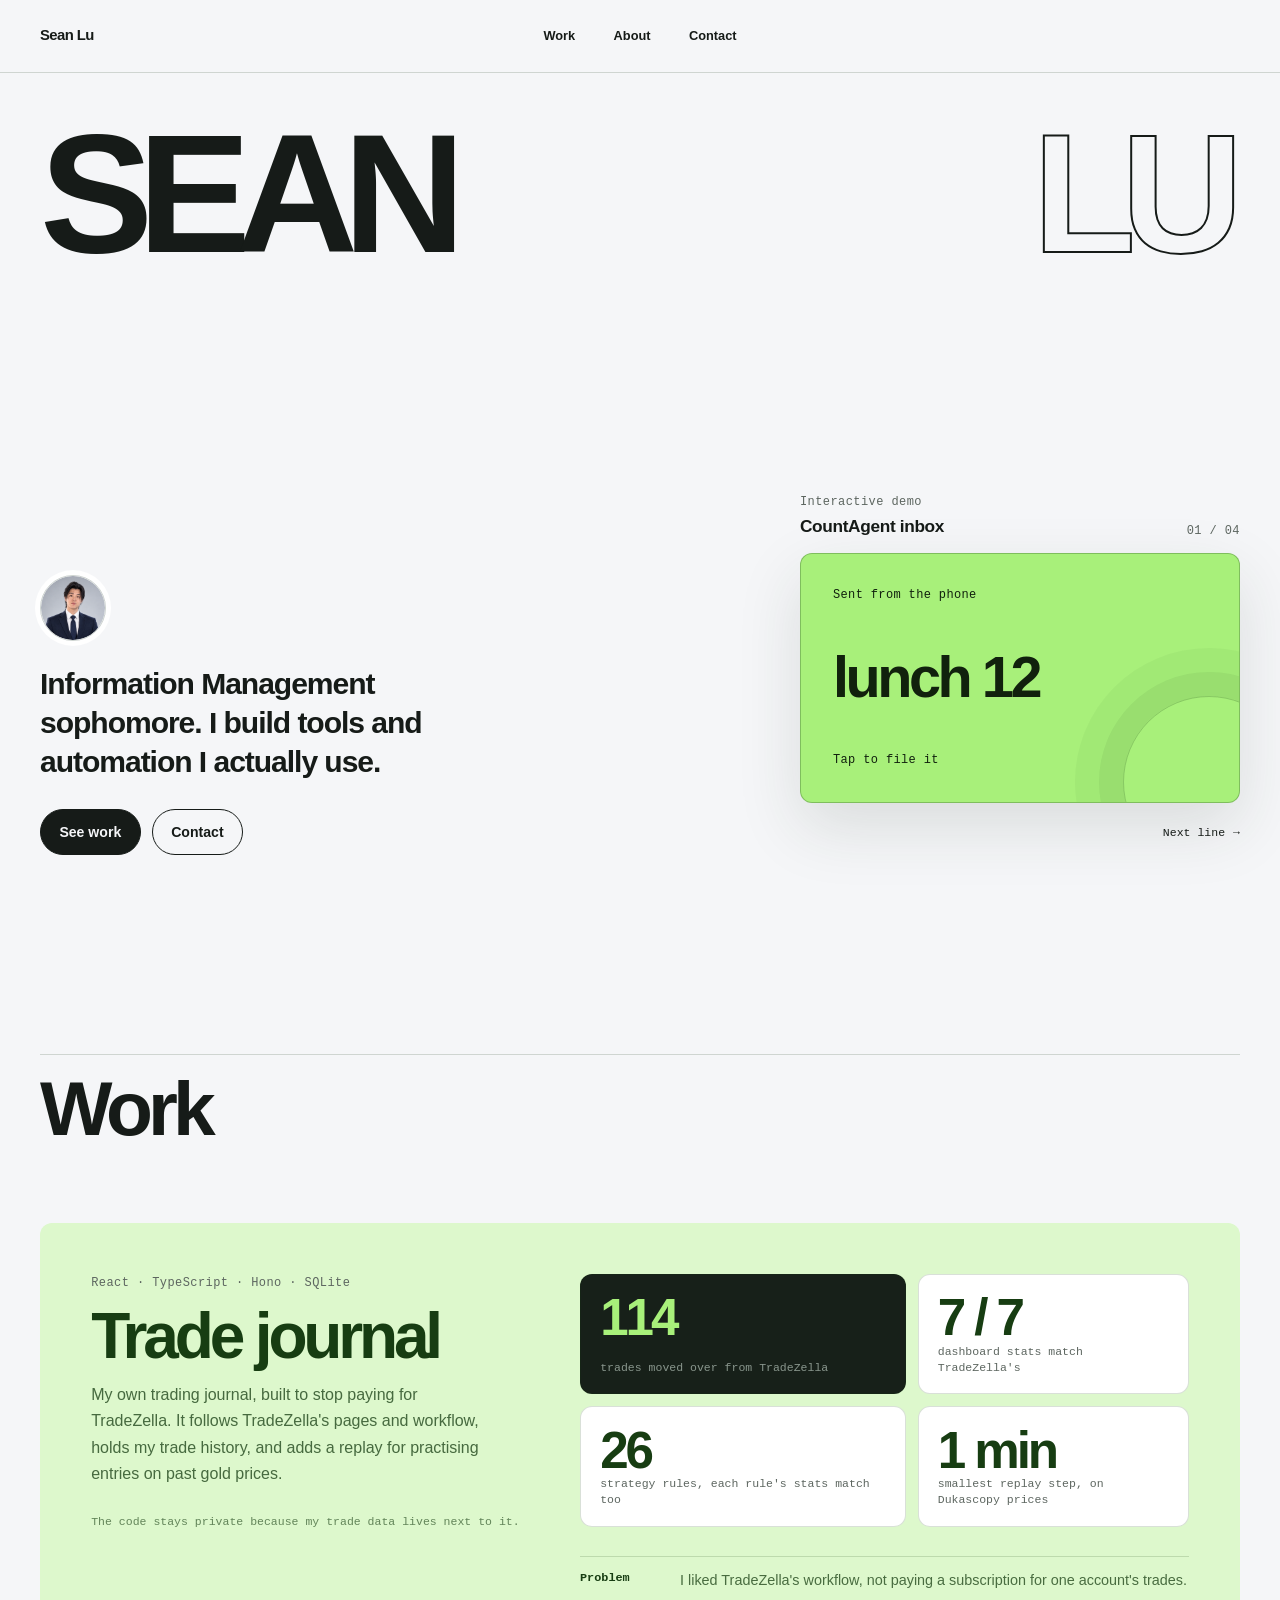
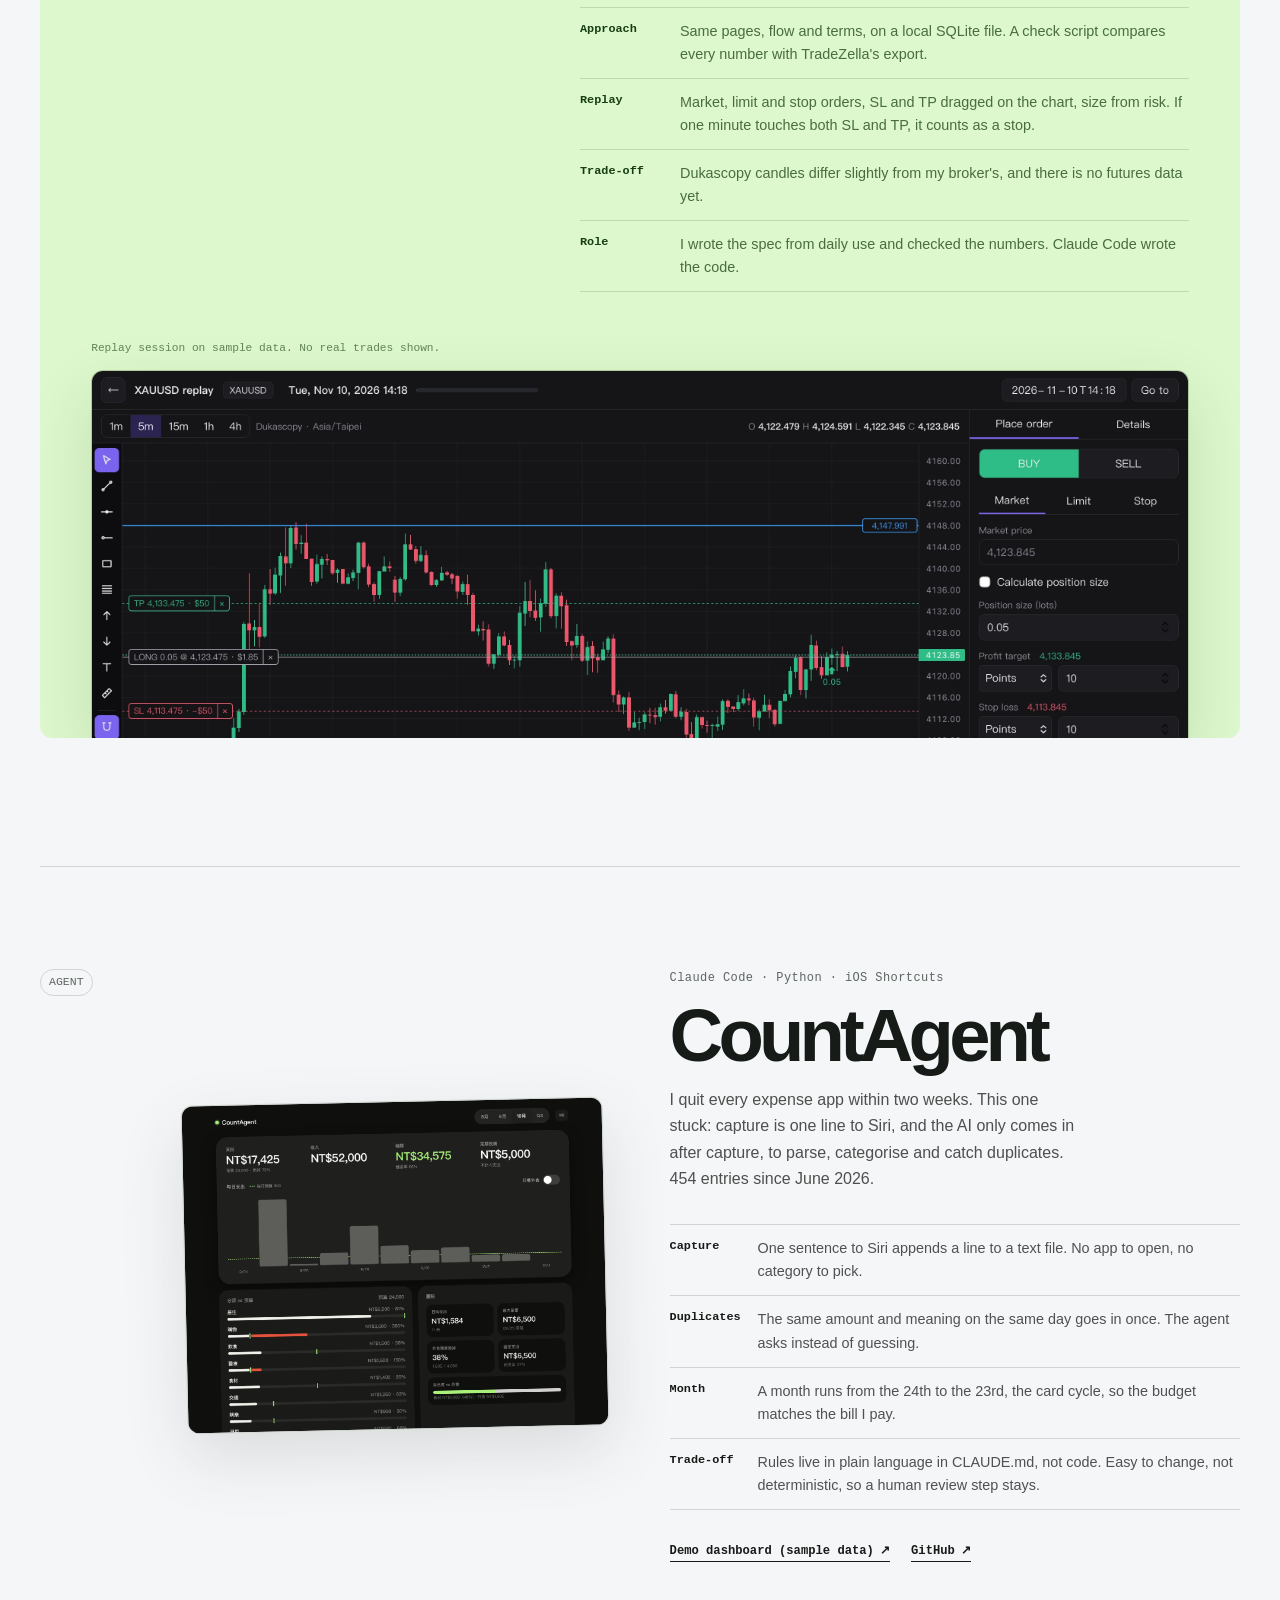
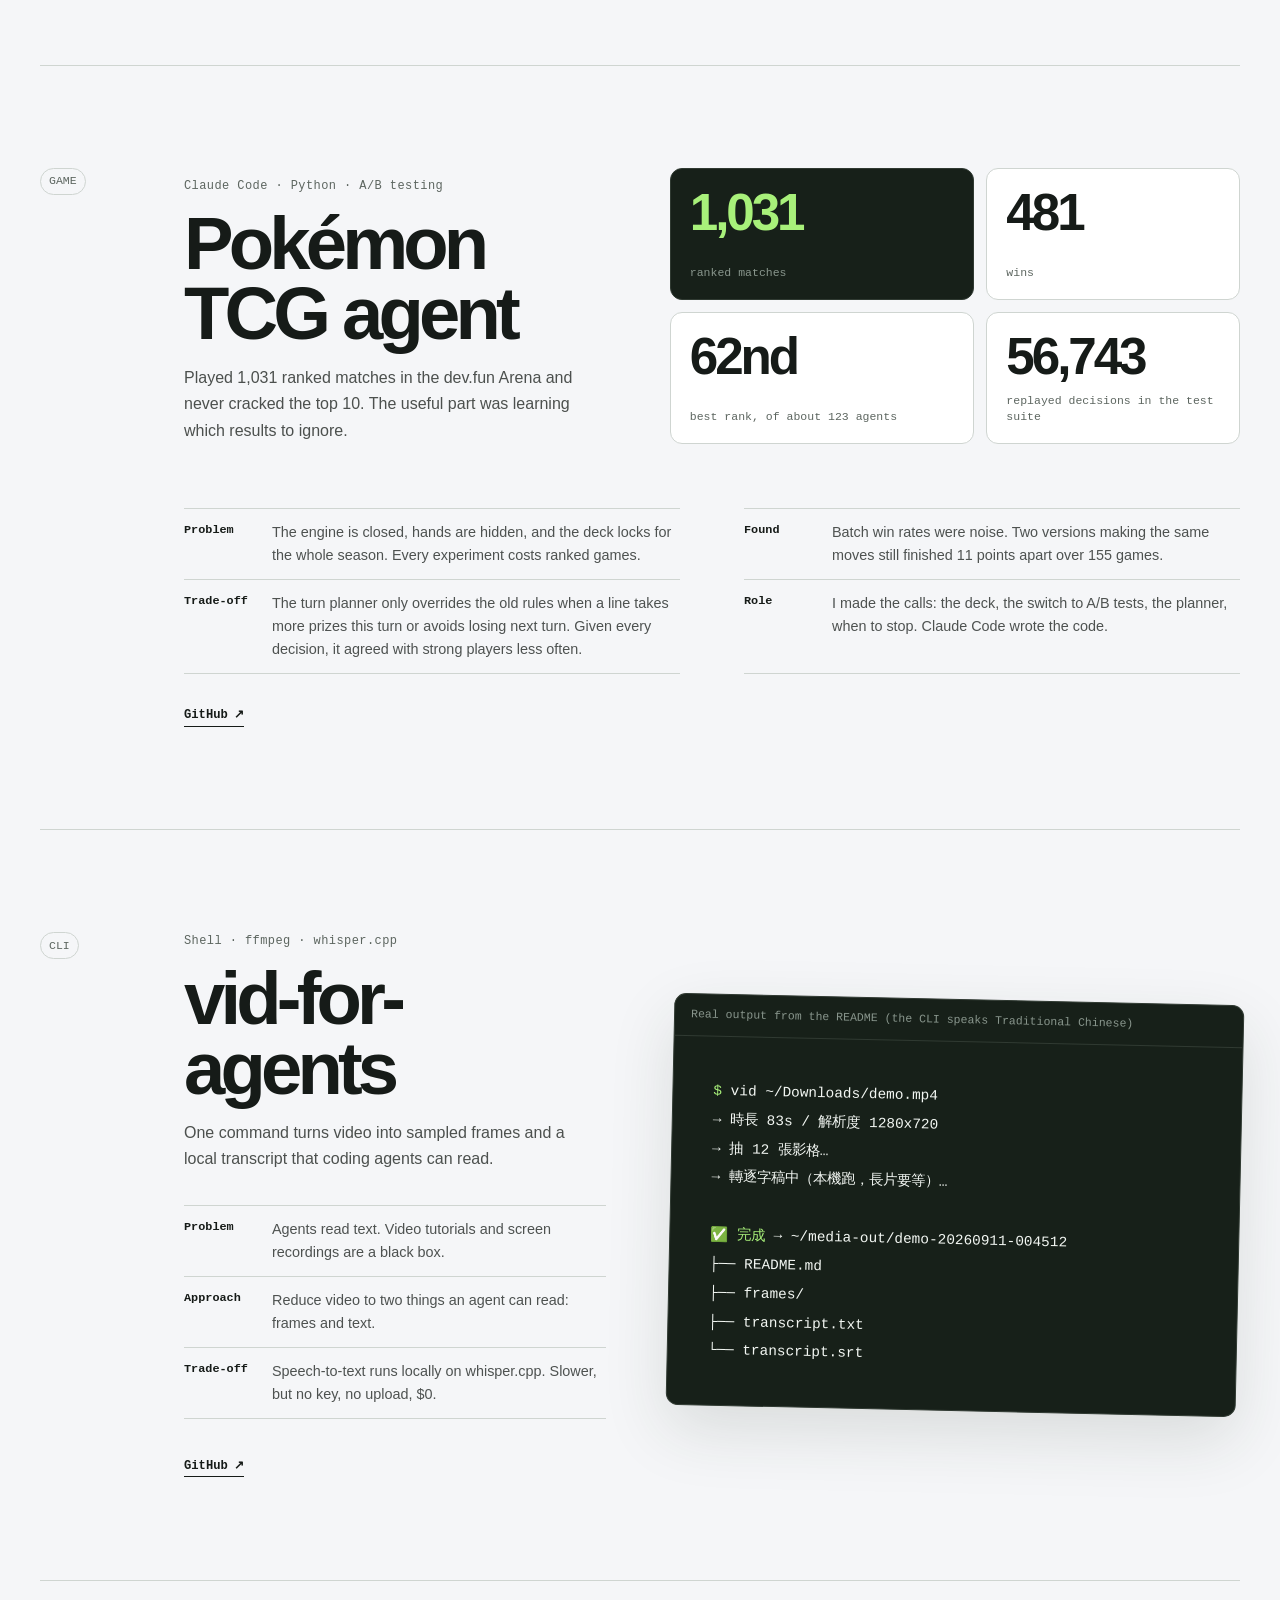
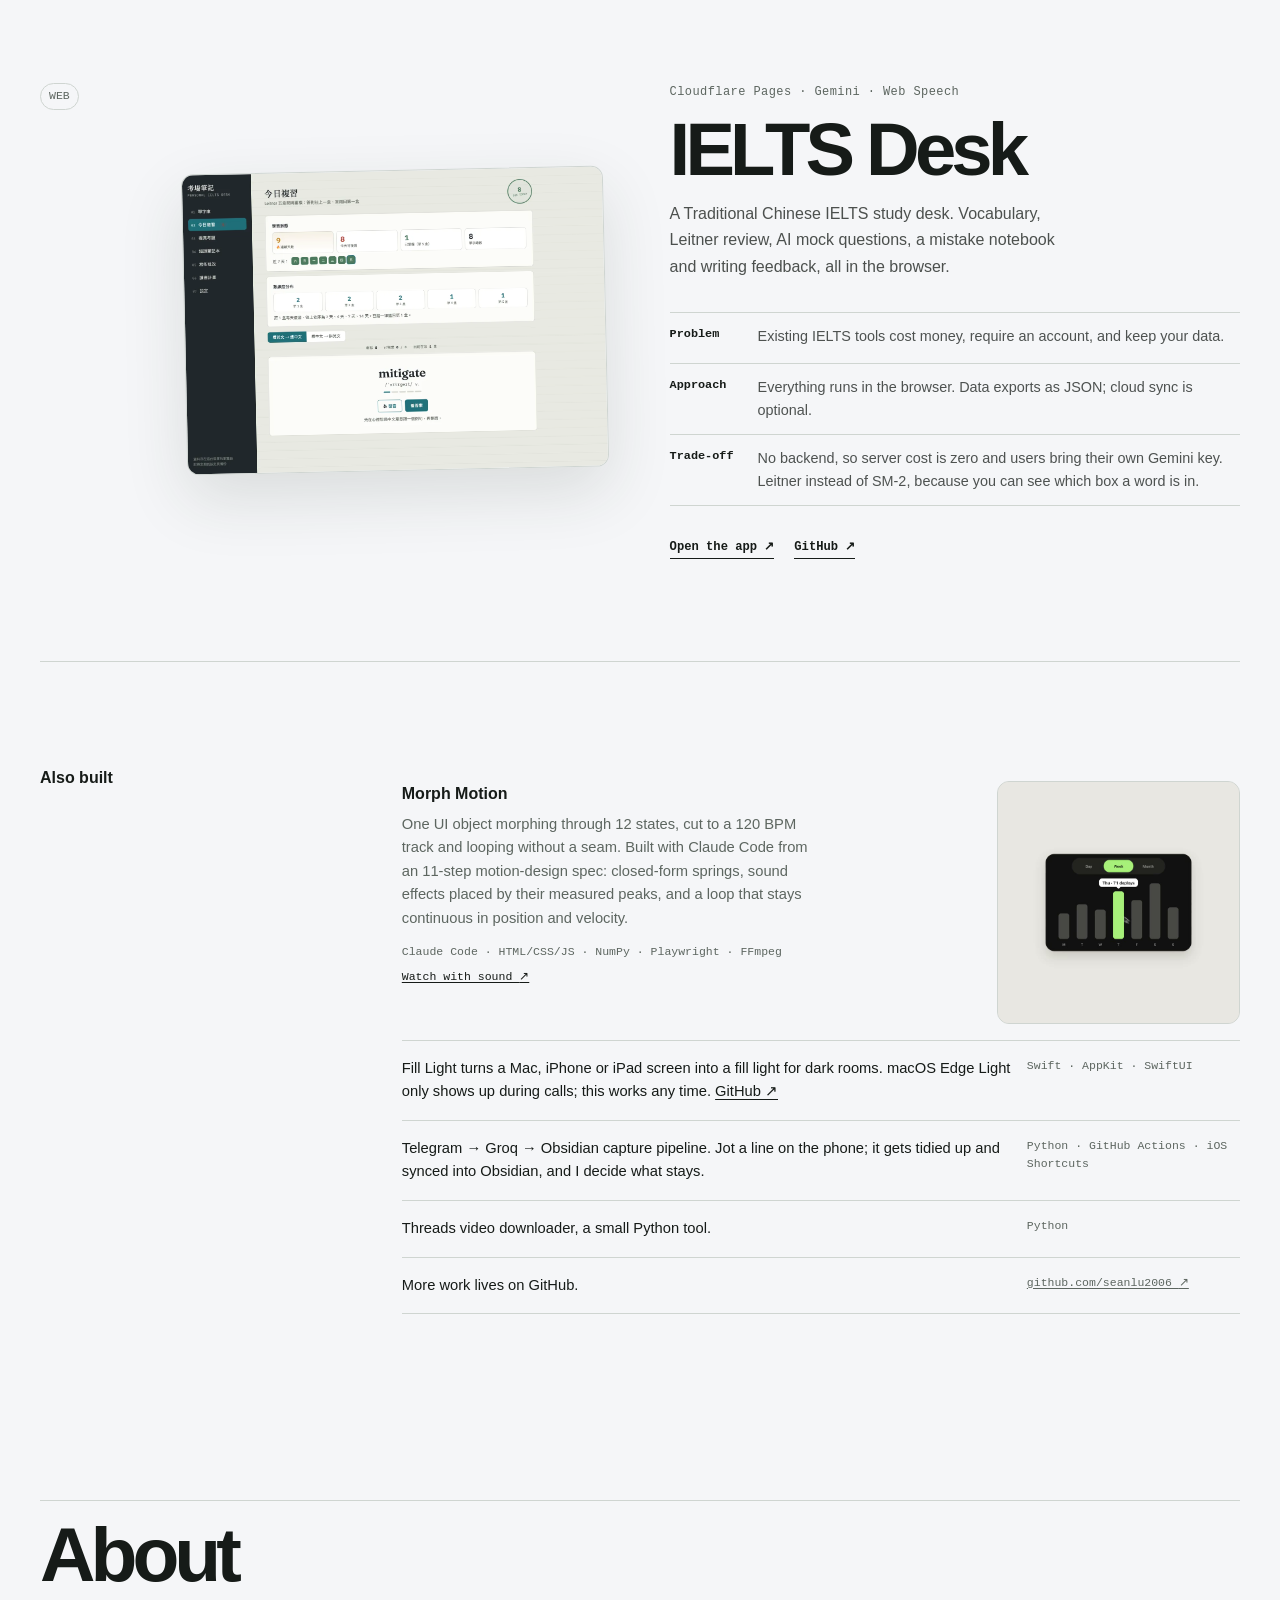
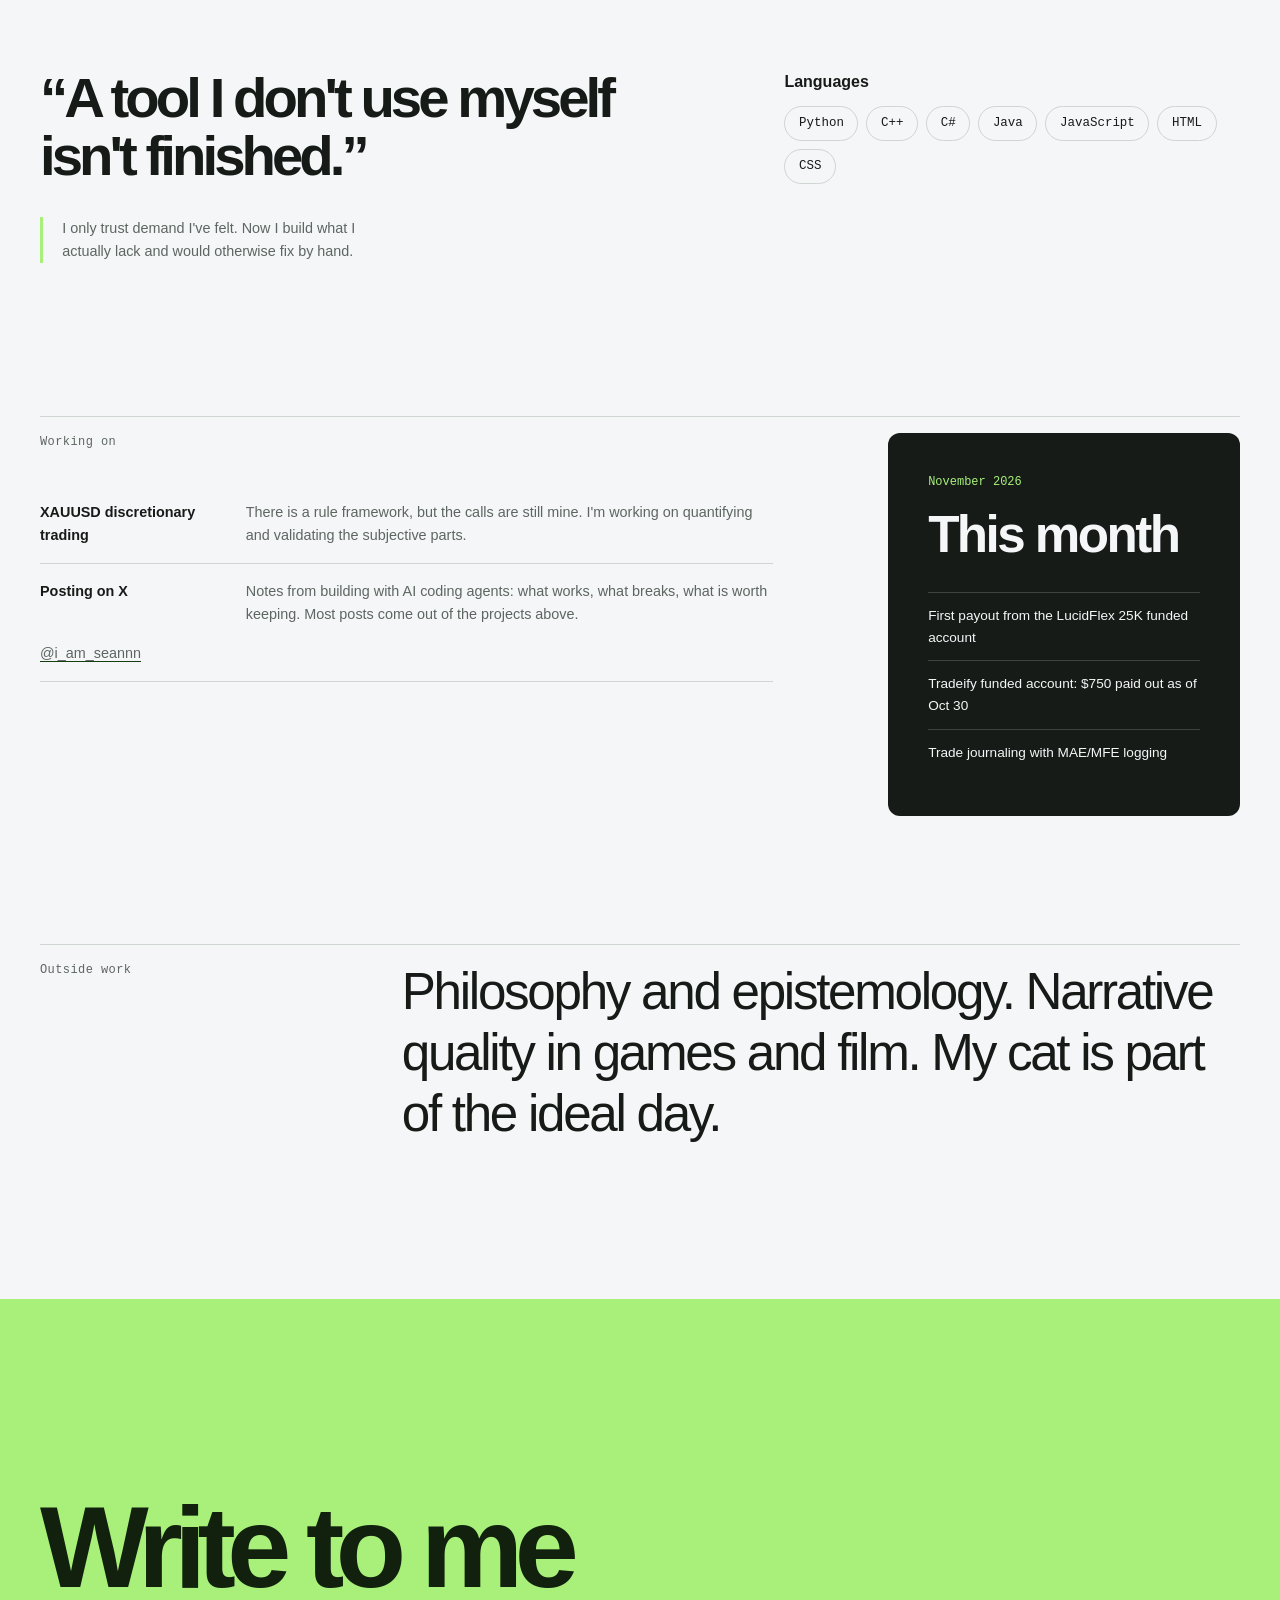
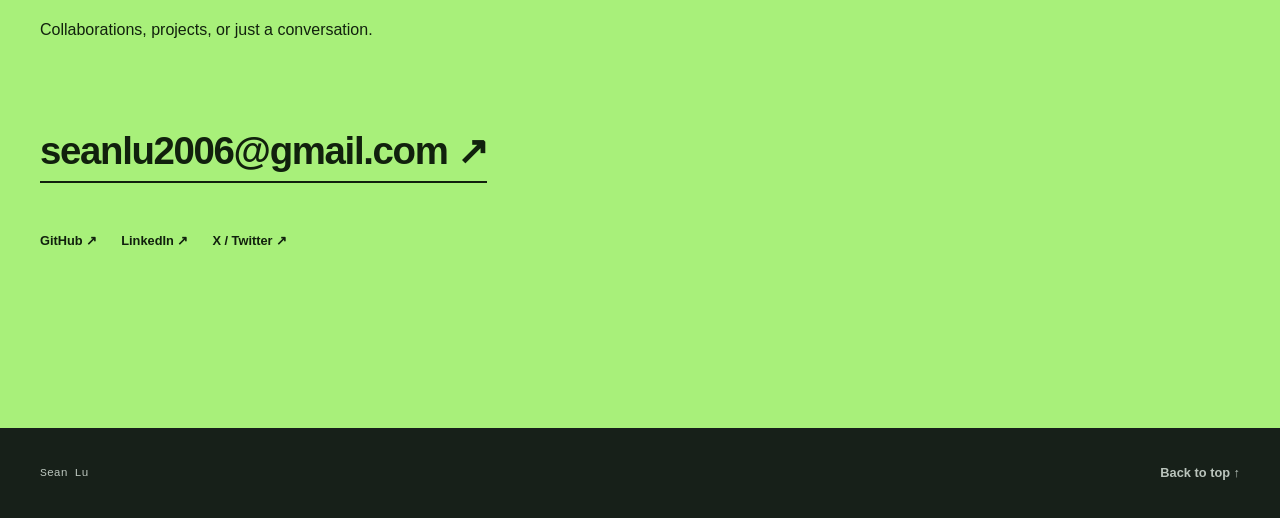
<file: index.html>
<!doctype html>
<html lang="en">
<head>
  <meta charset="utf-8">
  <meta name="viewport" content="width=device-width, initial-scale=1">
  <title>Sean Lu</title>
  <meta name="description" content="Information Management sophomore. I build tools and automation I actually use.">
  <meta name="theme-color" content="#f5f6f8" media="(prefers-color-scheme: light)">
  <meta name="theme-color" content="#111512" media="(prefers-color-scheme: dark)">
  <meta property="og:title" content="Sean Lu">
  <meta property="og:description" content="Information Management sophomore. I build tools and automation I actually use.">
  <meta property="og:image" content="https://sean-lu.pages.dev/assets/sean-lu.png">
  <meta property="og:url" content="https://sean-lu.pages.dev/">
  <meta property="og:type" content="profile">
  <link rel="icon" href="assets/sean-lu.png" type="image/png">
  <script>
    (function () {
      var d = document.documentElement;
      d.classList.add('js');
      try {
        if (!location.hash && 'animate' in d && matchMedia('(prefers-reduced-motion: no-preference)').matches) {
          d.classList.add('intro-pending');
        }
      } catch (e) {}
    })();
  </script>
  <link rel="stylesheet" href="styles.css">
  <script src="script.js" defer></script>
</head>
<body>
  <a class="skip-link" href="#main">Skip to content</a>

  <header class="site-header">
    <div class="shell header-inner">
      <a class="wordmark" href="#top">Sean Lu</a>
      <nav class="nav" aria-label="Primary navigation">
        <a href="#projects">Work</a>
        <a href="#about">About</a>
        <a href="#contact">Contact</a>
      </nav>
    </div>
  </header>

  <main id="main">
    <section class="hero shell" id="top" aria-labelledby="hero-title">
      <div class="hero-name hero-in">
        <h1 id="hero-title" aria-label="Sean Lu"><span class="intro-target" data-intro="sean">SEAN</span><span class="name-indent intro-target" data-intro="lu">LU</span></h1>
      </div>

      <div class="hero-lower">
        <div class="hero-intro hero-in d1">
          <div class="portrait-row">
            <img class="portrait intro-target" data-intro="portrait" src="assets/sean-lu.png" width="400" height="400" alt="Sean Lu" fetchpriority="high">
          </div>
          
          <p class="hero-copy intro-target" data-intro="copy">Information Management sophomore. I build tools and automation I actually use.</p>
          <div class="hero-actions intro-target" data-intro="actions">
            <a class="button button-solid" href="#projects">See work</a>
            <a class="button button-line" href="#contact">Contact</a>
          </div>
        </div>

        <aside class="desk-demo hero-in d2 intro-target" data-intro="desk" aria-labelledby="demo-title">
          <div class="demo-heading">
            <div>
              <p class="micro-label">Interactive demo</p>
              <h2 id="demo-title">CountAgent inbox</h2>
            </div>
            <span class="demo-count" aria-live="polite">01 / 04</span>
          </div>
          <button class="flashcard" type="button" aria-label="File this line: lunch 12" aria-pressed="false">
            <span class="flashcard-inner">
              <span class="flash-face flash-front" aria-hidden="false">
                <span class="card-hint">Sent from the phone</span>
                <strong class="card-word">lunch 12</strong>
                <span class="word-kind">Tap to file it</span>
              </span>
              <span class="flash-face flash-back" aria-hidden="true">
                <span class="card-hint entry-title">Filed as #42</span>
                <span class="entry-grid">
                  <span class="entry-field"><small>date</small><b data-field="date"></b></span>
                  <span class="entry-field"><small>type</small><b data-field="type"></b></span>
                  <span class="entry-field"><small>amount</small><b data-field="amount"></b></span>
                  <span class="entry-field"><small>category</small><b data-field="category"></b></span>
                  <span class="entry-field"><small>item</small><b data-field="item"></b></span>
                  <span class="entry-field"><small>payment</small><b data-field="payment"></b></span>
                </span>
                <span class="card-example entry-held"></span>
              </span>
            </span>
          </button>
          <button class="next-card" type="button">Next line<span aria-hidden="true">→</span></button>
        </aside>
      </div>
    </section>

    <section class="work shell" id="projects" aria-labelledby="work-title">
      <div class="section-heading reveal">
        <h2 id="work-title">Work</h2>
      </div>

      <article class="featured-work featured-wide reveal">
        <div class="feature-copy">
          <p class="project-kicker">React · TypeScript · Hono · SQLite</p>
          <h3>Trade journal</h3>
          <p class="project-lede">My own trading journal, built to stop paying for TradeZella. It follows TradeZella's pages and workflow, holds my trade history, and adds a replay for practising entries on past gold prices.</p>
          <p class="feature-aside">The code stays private because my trade data lives next to it.</p>
        </div>
        <div class="feature-facts">
          <ul class="stat-strip" aria-label="Journal numbers">
            <li class="stat-dark"><strong>114</strong><span>trades moved over from TradeZella</span></li>
            <li><strong>7 / 7</strong><span>dashboard stats match TradeZella's</span></li>
            <li><strong>26</strong><span>strategy rules, each rule's stats match too</span></li>
            <li><strong>1 min</strong><span>smallest replay step, on Dukascopy prices</span></li>
          </ul>
          <dl class="compact-notes">
            <div><dt>Problem</dt><dd>I liked TradeZella's workflow, not paying a subscription for one account's trades.</dd></div>
            <div><dt>Approach</dt><dd>Same pages, flow and terms, on a local SQLite file. A check script compares every number with TradeZella's export.</dd></div>
            <div><dt>Replay</dt><dd>Market, limit and stop orders, SL and TP dragged on the chart, size from risk. If one minute touches both SL and TP, it counts as a stop.</dd></div>
            <div><dt>Trade-off</dt><dd>Dukascopy candles differ slightly from my broker's, and there is no futures data yet.</dd></div>
            <div><dt>Role</dt><dd>I wrote the spec from daily use and checked the numbers. Claude Code wrote the code.</dd></div>
          </dl>
        </div>
        <figure class="feature-shot">
          <img src="assets/trade-journal-replay.webp" width="2880" height="964" loading="eager" alt="Replay screen: XAUUSD 5-minute chart with a horizontal line, a 0.05 long position with take-profit and stop-loss lines, and the order panel">
          <figcaption>Replay session on sample data. No real trades shown.</figcaption>
        </figure>
      </article>

      <div class="project-stack">
        <article class="project-row project-row-reverse reveal">
          <div class="project-index" aria-hidden="true">AGENT</div>
          <div class="project-main">
            <p class="project-kicker">Claude Code · Python · iOS Shortcuts</p>
            <h3>CountAgent</h3>
            <p class="project-lede">I quit every expense app within two weeks. This one stuck: capture is one line to Siri, and the AI only comes in after capture, to parse, categorise and catch duplicates. 454 entries since June 2026.</p>
            <dl class="compact-notes">
              <div><dt>Capture</dt><dd>One sentence to Siri appends a line to a text file. No app to open, no category to pick.</dd></div>
              <div><dt>Duplicates</dt><dd>The same amount and meaning on the same day goes in once. The agent asks instead of guessing.</dd></div>
              <div><dt>Month</dt><dd>A month runs from the 24th to the 23rd, the card cycle, so the budget matches the bill I pay.</dd></div>
              <div><dt>Trade-off</dt><dd>Rules live in plain language in CLAUDE.md, not code. Easy to change, not deterministic, so a human review step stays.</dd></div>
            </dl>
            <div class="project-links">
              <a class="text-link" href="assets/countagent-demo.html">Demo dashboard (sample data)<span aria-hidden="true">↗</span></a>
              <a class="text-link" href="https://github.com/seanlu2006/CountAgent">GitHub <span aria-hidden="true">↗</span></a>
            </div>
          </div>
          <figure class="dashboard-preview">
            <img src="assets/countagent-dashboard.png" width="2560" height="2000" loading="lazy" alt="CountAgent dashboard generated from the project's built-in demo data">
          </figure>
        </article>

        <article class="project-row project-wide reveal">
          <div class="project-index" aria-hidden="true">GAME</div>
          <div class="project-main">
            <div class="wide-head">
              <p class="project-kicker">Claude Code · Python · A/B testing</p>
              <h3>Pokémon TCG agent</h3>
              <p class="project-lede">Played 1,031 ranked matches in the dev.fun Arena and never cracked the top 10. The useful part was learning which results to ignore.</p>
            </div>
            <ul class="stat-strip" aria-label="Season numbers">
              <li class="stat-dark"><strong>1,031</strong><span>ranked matches</span></li>
              <li><strong>481</strong><span>wins</span></li>
              <li><strong>62nd</strong><span>best rank, of about 123 agents</span></li>
              <li><strong>56,743</strong><span>replayed decisions in the test suite</span></li>
            </ul>
            <dl class="compact-notes">
              <div><dt>Problem</dt><dd>The engine is closed, hands are hidden, and the deck locks for the whole season. Every experiment costs ranked games.</dd></div>
              <div><dt>Found</dt><dd>Batch win rates were noise. Two versions making the same moves still finished 11 points apart over 155 games.</dd></div>
              <div><dt>Trade-off</dt><dd>The turn planner only overrides the old rules when a line takes more prizes this turn or avoids losing next turn. Given every decision, it agreed with strong players less often.</dd></div>
              <div><dt>Role</dt><dd>I made the calls: the deck, the switch to A/B tests, the planner, when to stop. Claude Code wrote the code.</dd></div>
            </dl>
            <a class="text-link" href="https://github.com/seanlu2006/devfun-tcg-agent">GitHub <span aria-hidden="true">↗</span></a>
          </div>
        </article>

        <article class="project-row reveal">
          <div class="project-index" aria-hidden="true">CLI</div>
          <div class="project-main">
            <p class="project-kicker">Shell · ffmpeg · whisper.cpp</p>
            <h3>vid-for-agents</h3>
            
            <p class="project-lede">One command turns video into sampled frames and a local transcript that coding agents can read.</p>
            <dl class="compact-notes">
              <div><dt>Problem</dt><dd>Agents read text. Video tutorials and screen recordings are a black box.</dd></div>
              <div><dt>Approach</dt><dd>Reduce video to two things an agent can read: frames and text.</dd></div>
              <div><dt>Trade-off</dt><dd>Speech-to-text runs locally on whisper.cpp. Slower, but no key, no upload, $0.</dd></div>
            </dl>
            <a class="text-link" href="https://github.com/seanlu2006/vid-for-agents">GitHub <span aria-hidden="true">↗</span></a>
          </div>
          <div class="process-preview" aria-label="vid-for-agents command and output preview">
            <p class="terminal-bar">Real output from the README (the CLI speaks Traditional Chinese)</p>
            <pre><code><span class="code-prompt">$</span> vid ~/Downloads/demo.mp4
→ 時長 83s / 解析度 1280x720
→ 抽 12 張影格…
→ 轉逐字稿中（本機跑，長片要等）…

<span class="code-ok">✅ 完成</span> → ~/media-out/demo-20260911-004512
├── README.md
├── frames/
├── transcript.txt
└── transcript.srt</code></pre>
          </div>
        </article>

        <article class="project-row project-row-reverse reveal">
          <div class="project-index" aria-hidden="true">WEB</div>
          <div class="project-main">
            <p class="project-kicker">Cloudflare Pages · Gemini · Web Speech</p>
            <h3>IELTS Desk</h3>
            <p class="project-lede">A Traditional Chinese IELTS study desk. Vocabulary, Leitner review, AI mock questions, a mistake notebook and writing feedback, all in the browser.</p>
            <dl class="compact-notes">
              <div><dt>Problem</dt><dd>Existing IELTS tools cost money, require an account, and keep your data.</dd></div>
              <div><dt>Approach</dt><dd>Everything runs in the browser. Data exports as JSON; cloud sync is optional.</dd></div>
              <div><dt>Trade-off</dt><dd>No backend, so server cost is zero and users bring their own Gemini key. Leitner instead of SM-2, because you can see which box a word is in.</dd></div>
            </dl>
            <div class="project-links">
              <a class="text-link" href="https://ielts-study-desk.pages.dev">Open the app<span aria-hidden="true">↗</span></a>
              <a class="text-link" href="https://github.com/seanlu2006/ielts-study-desk">GitHub <span aria-hidden="true">↗</span></a>
            </div>
          </div>
          <figure class="dashboard-preview preview-ielts">
            <img src="assets/ielts-review.webp" width="1400" height="1000" loading="lazy" alt="IELTS Desk daily review page with Leitner box distribution and a flashcard">
          </figure>
        </article>


      </div>

      <div class="small-work reveal">
        <h3>Also built</h3>
        <ul>
          <li class="motion-item">
            <div class="motion-copy">
              <strong>Morph Motion</strong>
              <p>One UI object morphing through 12 states, cut to a 120 BPM track and looping without a seam. Built with Claude Code from an 11-step motion-design spec: closed-form springs, sound effects placed by their measured peaks, and a loop that stays continuous in position and velocity.</p>
              <p class="motion-meta"><small>Claude Code · HTML/CSS/JS · NumPy · Playwright · FFmpeg</small><a href="assets/morph-motion.mp4">Watch with sound <span aria-hidden="true">↗</span></a></p>
            </div>
            <video class="motion-clip" muted loop playsinline preload="none" width="720" height="720" poster="assets/morph-motion-poster.jpg" aria-label="Morph Motion: one black UI object changing from a button into a loader, music player, toggle, tabs, chart, command palette and toast"><source src="assets/morph-motion-720.mp4" type="video/mp4"></video>
          </li>
          <li><span>Fill Light turns a Mac, iPhone or iPad screen into a fill light for dark rooms. macOS Edge Light only shows up during calls; this works any time. <a href="https://github.com/seanlu2006/fill-light">GitHub <span aria-hidden="true">↗</span></a></span><small>Swift · AppKit · SwiftUI</small></li>
          <li>Telegram → Groq → Obsidian capture pipeline. Jot a line on the phone; it gets tidied up and synced into Obsidian, and I decide what stays.<small>Python · GitHub Actions · iOS Shortcuts</small></li>
          <li>Threads video downloader, a small Python tool.<small>Python</small></li>
          <li>More work lives on GitHub.<a href="https://github.com/seanlu2006">github.com/seanlu2006 <span aria-hidden="true">↗</span></a></li>
        </ul>
      </div>
    </section>

    <section class="about shell" id="about" aria-labelledby="about-title">
      <div class="section-heading reveal">
        <h2 id="about-title">About</h2>
      </div>

      <div class="about-grid">
        <blockquote class="principle reveal">
          
          <p>“A tool I don't use myself isn't finished.”</p>
          <footer>
            
            I only trust demand I've felt. Now I build what I actually lack and would otherwise fix by hand.
          </footer>
        </blockquote>

        <div class="bio reveal">
          <h3>Languages</h3>
          <ul class="lang-list">
            <li>Python</li>
            <li>C++</li>
            <li>C#</li>
            <li>Java</li>
            <li>JavaScript</li>
            <li>HTML</li>
            <li>CSS</li>
          </ul>
        </div>
      </div>

      <div class="now-grid reveal">
        <div>
          <p class="micro-label">Working on</p>
          <ul class="now-list">
            <li><strong>XAUUSD discretionary trading</strong>There is a rule framework, but the calls are still mine. I'm working on quantifying and validating the subjective parts.</li>
            <li><strong>Posting on X</strong>Notes from building with AI coding agents: what works, what breaks, what is worth keeping. Most posts come out of the projects above. <a href="https://x.com/i_am_seannn">@i_am_seannn</a></li>
          </ul>
        </div>
        <aside class="month-note">
          <p class="month-date">November 2026</p>
          <h3>This month</h3>
          <ul>
            <li>First payout from the LucidFlex 25K funded account</li>
            <li>Tradeify funded account: $750 paid out as of Oct 30</li>
            <li>Trade journaling with MAE/MFE logging</li>
          </ul>
        </aside>
      </div>

      <div class="outside reveal">
        <p class="micro-label">Outside work</p>
        
        <p>Philosophy and epistemology. Narrative quality in games and film. My cat is part of the ideal day.</p>
      </div>
    </section>

    <section class="contact" id="contact" aria-labelledby="contact-title">
      <div class="shell contact-inner reveal">
        <h2 id="contact-title">Write to me</h2>
        <p>Collaborations, projects, or just a conversation.</p>
        <a class="email-link" href="mailto:seanlu2006@gmail.com">seanlu2006@gmail.com <span aria-hidden="true">↗</span></a>
        <div class="socials" aria-label="Social links">
          <a href="https://github.com/seanlu2006">GitHub <span aria-hidden="true">↗</span></a>
          <a href="https://www.linkedin.com/in/sean-lu-34381936b">LinkedIn <span aria-hidden="true">↗</span></a>
          <a href="https://x.com/i_am_seannn">X / Twitter <span aria-hidden="true">↗</span></a>
        </div>
      </div>
    </section>
  </main>

  <footer class="site-footer">
    <div class="shell">
      <p>Sean Lu</p>
      <a href="#top">Back to top ↑</a>
    </div>
  </footer>
</body>
</html>
</file>
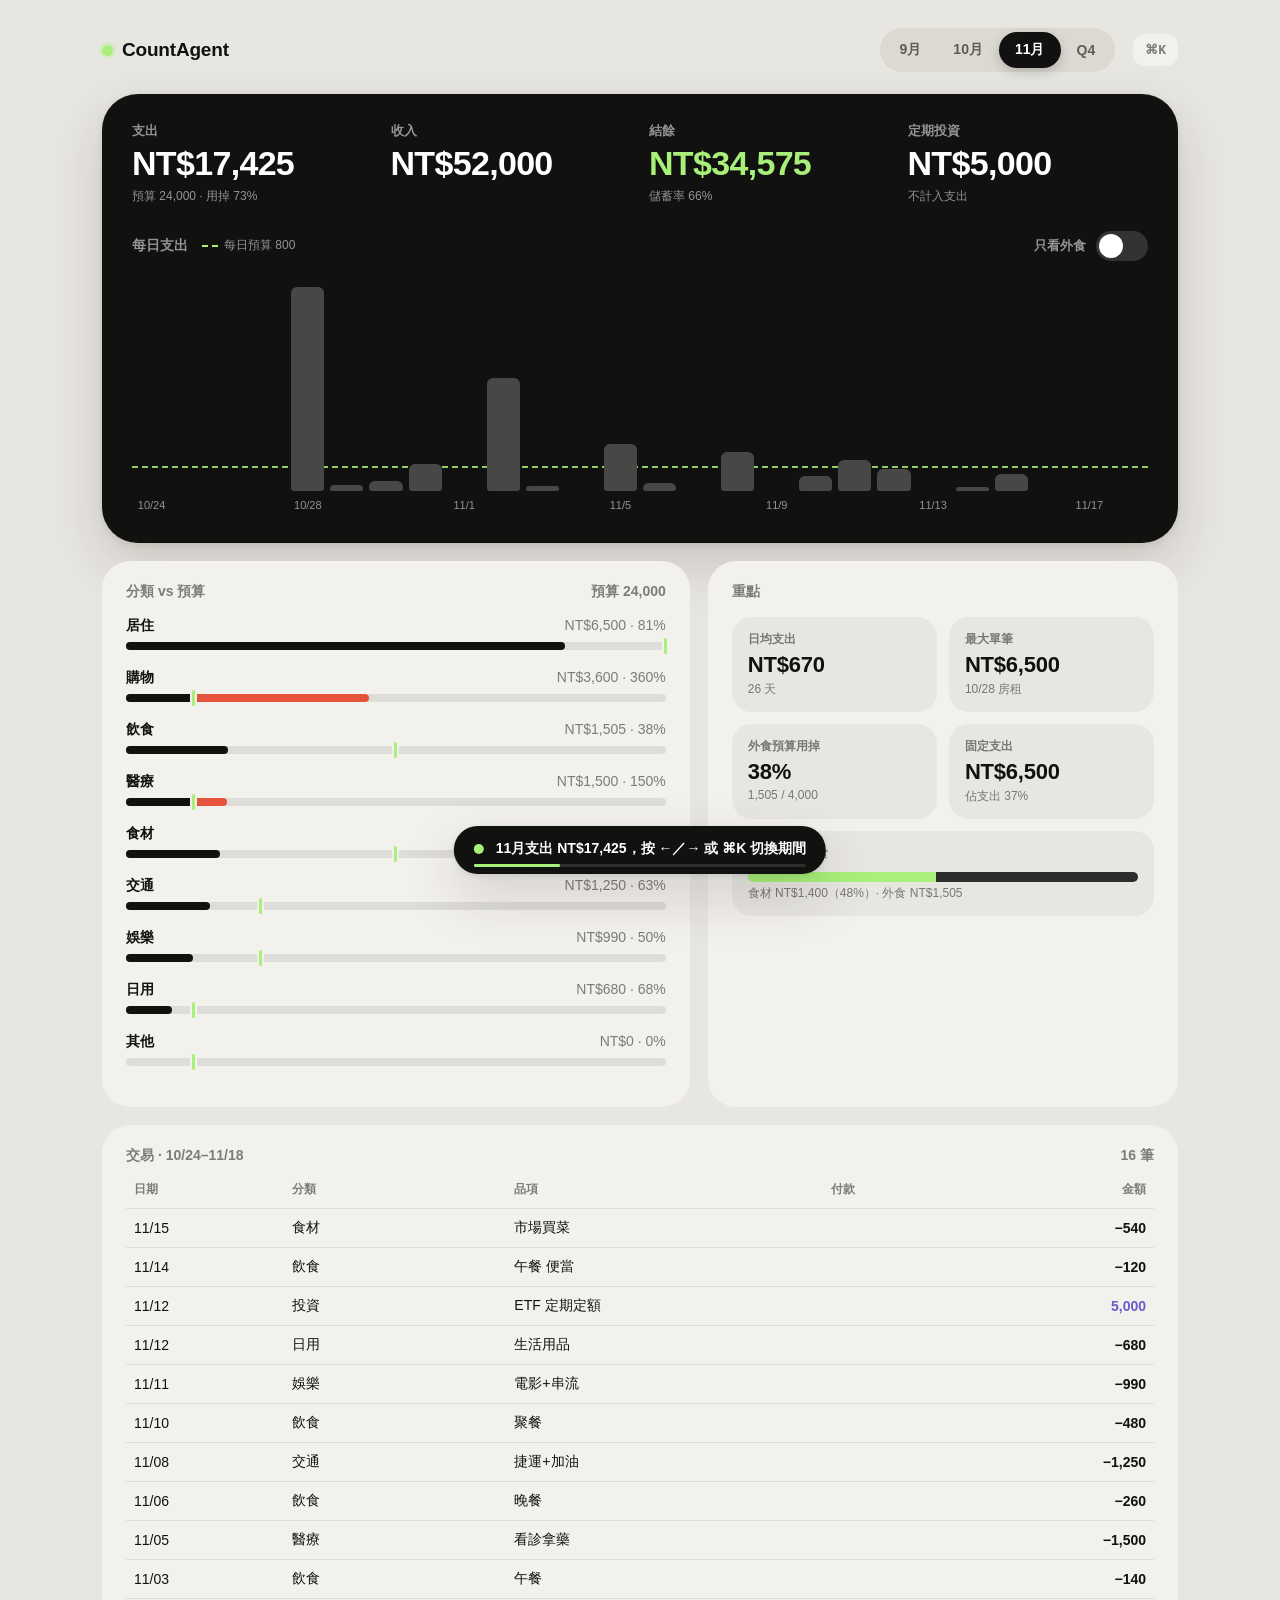
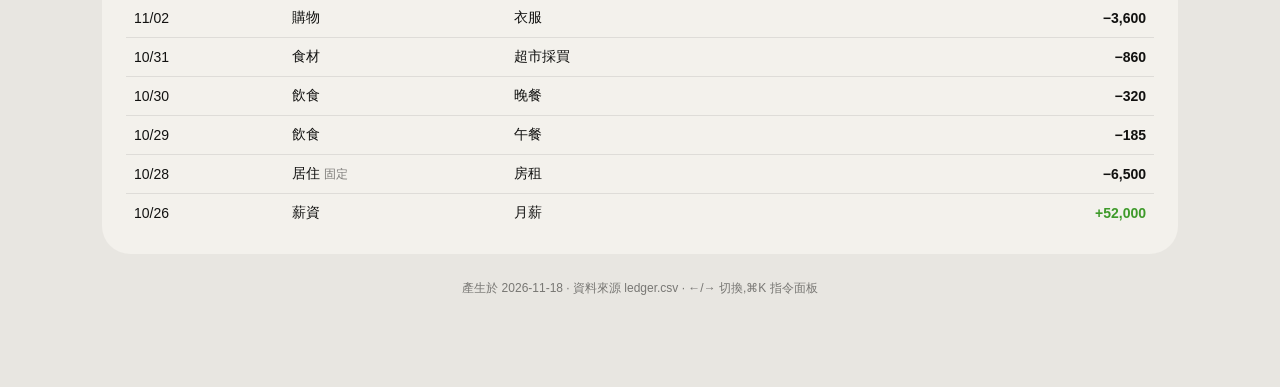
<file: assets/countagent-demo.html>
<!DOCTYPE html>
<html lang="zh-Hant">
<head>
<meta charset="utf-8">
<meta name="viewport" content="width=device-width, initial-scale=1">
<title>CountAgent</title>
<style>
  :root{
    --bg:#e8e6e1; --panel:#f3f1ec; --ink:#111110; --mut:rgba(17,17,16,.52); --line:rgba(17,17,16,.09);
    --obj:#111110; --on:#fff; --on-mut:rgba(255,255,255,.55); --bar:#474745; --lime:#a8f07a; --over:#e5533d;
    --tabbg:#dcd9d2; --shadow:0 22px 54px rgba(35,30,22,.16),0 2px 6px rgba(35,30,22,.10);
  }
  @media (prefers-color-scheme:dark){:root{
    --bg:#0f0f0e; --panel:#1a1a18; --ink:#f2f0eb; --mut:rgba(242,240,235,.5); --line:rgba(242,240,235,.08);
    --obj:#1f1f1d; --bar:#5d5d59; --tabbg:#232321; --shadow:0 18px 44px rgba(0,0,0,.45);
  }}
  *{box-sizing:border-box}
  html,body{margin:0;background:var(--bg);color:var(--ink)}
  body{font-family:-apple-system,"SF Pro Text","PingFang TC","Noto Sans TC",sans-serif;
       -webkit-font-smoothing:antialiased;font-variant-numeric:tabular-nums}
  button{font:inherit;color:inherit;background:none;border:0;padding:0;cursor:pointer}
  .wrap{max-width:1120px;margin:0 auto;padding:28px 22px 90px}

  header{display:flex;align-items:center;gap:18px;margin-bottom:22px;flex-wrap:wrap}
  .brand{font-weight:700;font-size:19px;letter-spacing:-.01em;display:flex;align-items:center;gap:9px}
  .dot{width:11px;height:11px;border-radius:50%;background:var(--lime);box-shadow:0 0 0 3px rgba(168,240,122,.25)}
  .tabs{position:relative;display:flex;background:var(--tabbg);border-radius:999px;padding:4px;margin-left:auto}
  .tab{position:relative;z-index:1;padding:9px 16px;border-radius:999px;font-weight:600;font-size:14px;white-space:nowrap}
  .tab:focus-visible{outline:2px solid var(--lime);outline-offset:2px}
  .ind{position:absolute;top:4px;bottom:4px;border-radius:999px;background:var(--obj);box-shadow:0 4px 12px rgba(0,0,0,.18)}
  .kbtn{padding:8px 12px;border-radius:12px;background:var(--panel);font-weight:600;font-size:13px;color:var(--mut)}
  .kbtn kbd{font-family:"SF Mono",ui-monospace,Menlo,monospace}

  .obj{background:var(--obj);color:var(--on);border-radius:36px;padding:28px 30px 22px;box-shadow:var(--shadow)}
  .kpis{display:grid;grid-template-columns:repeat(4,1fr);gap:18px}
  .kpi .lbl{color:var(--on-mut);font-size:13px;font-weight:600}
  .kpi{min-width:0} .kpi .val{font-size:clamp(22px,3.4vw,34px);font-weight:700;letter-spacing:-.02em;margin-top:6px;line-height:1.05;white-space:nowrap}
  .kpi .sub{color:var(--on-mut);font-size:12px;margin-top:6px;min-height:15px}
  .kpi.neg .val{color:#ff8a73} .kpi.pos .val{color:var(--lime)}

  .chead{display:flex;align-items:center;gap:14px;margin:26px 0 10px}
  .chead h2{margin:0;font-size:14px;color:var(--on-mut);font-weight:600}
  .legend{font-size:12px;color:var(--on-mut);display:flex;align-items:center;gap:6px}
  .legend i{display:inline-block;width:16px;border-top:2px dashed var(--lime)}
  .toggle{margin-left:auto;display:flex;align-items:center;gap:10px;font-size:13px;font-weight:600;color:var(--on-mut)}
  .sw{position:relative;width:52px;height:30px;border-radius:999px;background:rgba(255,255,255,.14);overflow:hidden}
  .sw .fill{position:absolute;inset:0;background:var(--lime)}
  .sw .knob{position:absolute;top:3px;height:24px;border-radius:999px;background:#fff}
  .chart{position:relative;height:250px;margin-top:6px;touch-action:none}
  .bars{position:absolute;left:0;right:0;top:0;height:220px}
  .bar{position:absolute;bottom:0;border-radius:6px 6px 3px 3px;background:var(--bar)}
  .bline{position:absolute;left:0;right:0;border-top:2px dashed var(--lime);opacity:.85}
  .xl{position:absolute;top:228px;font-size:11px;color:var(--on-mut);transform:translateX(-50%);white-space:nowrap}
  .tip{position:absolute;top:6px;pointer-events:none;background:#fff;color:#111110;border-radius:14px;padding:10px 12px;
       font-size:12px;min-width:150px;box-shadow:0 12px 30px rgba(0,0,0,.28)}
  .tip b{font-size:15px} .tip .r{display:flex;justify-content:space-between;gap:12px;color:#555;margin-top:3px}
  .empty{position:absolute;inset:0;display:flex;align-items:center;justify-content:center;color:var(--on-mut);font-size:14px}

  .grid{display:grid;grid-template-columns:1.25fr 1fr;gap:18px;margin-top:18px}
  .panel{background:var(--panel);border-radius:28px;padding:22px 24px}
  .panel h3{margin:0 0 16px;font-size:14px;color:var(--mut);font-weight:600;display:flex;justify-content:space-between}
  .cats{position:relative}
  .crow{position:absolute;left:0;right:0;height:46px}
  .crow .top{display:flex;justify-content:space-between;font-size:14px;font-weight:600}
  .crow .top span:last-child{color:var(--mut);font-weight:500}
  .track{position:relative;height:8px;border-radius:99px;background:var(--line);margin-top:7px;overflow:visible}
  .track .f{position:absolute;left:0;top:0;bottom:0;border-radius:99px;background:var(--ink)}
  .track .o{position:absolute;top:0;bottom:0;border-radius:0 99px 99px 0;background:var(--over)}
  .track .m{position:absolute;top:-4px;bottom:-4px;width:3px;margin-left:-1.5px;border-radius:2px;background:var(--lime);
            box-shadow:0 0 0 2px var(--panel)}
  .stats{display:grid;grid-template-columns:1fr 1fr;gap:12px}
  .stat{background:var(--bg);border-radius:20px;padding:14px 16px}
  .stat .l{font-size:12px;color:var(--mut);font-weight:600}
  .stat .v{font-size:22px;font-weight:700;margin-top:4px;letter-spacing:-.01em}
  .stat .s{font-size:12px;color:var(--mut);margin-top:3px;white-space:nowrap;overflow:hidden;text-overflow:ellipsis}
  .split{height:10px;border-radius:99px;overflow:hidden;display:flex;margin-top:10px;background:var(--line)}
  .split i{display:block;height:100%}

  .list{margin-top:18px}
  table{width:100%;border-collapse:collapse;font-size:14px}
  th{text-align:left;font-size:12px;color:var(--mut);font-weight:600;padding:0 8px 10px}
  td{padding:10px 8px;border-top:1px solid var(--line)}
  td.a{text-align:right;font-weight:600} th.a{text-align:right}
  td .c{font-size:12px;color:var(--mut)}
  tr.in td.a{color:#3e9a2a} tr.iv td.a{color:#6a5acd}
  @media (prefers-color-scheme:dark){tr.in td.a{color:var(--lime)} tr.iv td.a{color:#a99cff}}
  tbody tr{animation:rise .42s cubic-bezier(.2,.9,.25,1.15) both}
  @keyframes rise{from{opacity:0;transform:translateY(8px);filter:blur(4px)}}

  .toast{position:fixed;left:50%;bottom:26px;display:flex;align-items:center;gap:12px;background:var(--obj);color:#fff;
         padding:14px 20px 16px;border-radius:24px;box-shadow:var(--shadow);font-size:14px;font-weight:600;max-width:calc(100vw - 32px)}
  .toast .td{width:10px;height:10px;border-radius:50%;background:var(--lime);flex:none}
  .toast .tl{position:absolute;left:20px;right:20px;bottom:7px;height:3px;border-radius:2px;background:rgba(255,255,255,.12);overflow:hidden}
  .toast .tl i{display:block;height:100%;background:var(--lime)}

  .pal-bg{position:fixed;inset:0;background:rgba(17,17,16,.32);display:flex;align-items:flex-start;justify-content:center;padding-top:14vh}
  .pal{width:min(560px,calc(100vw - 32px));background:var(--obj);color:#fff;border-radius:28px;padding:10px;box-shadow:var(--shadow)}
  .pal input{width:100%;background:none;border:0;outline:0;color:#fff;font:600 18px -apple-system,"PingFang TC",sans-serif;padding:14px 14px 12px}
  .pal .it{display:flex;align-items:center;gap:12px;padding:12px 14px;border-radius:16px;font-size:15px;font-weight:600}
  .pal .it .k{margin-left:auto;font-size:12px;color:var(--on-mut);font-weight:500}
  .pal .it.sel{background:rgba(255,255,255,.1)} .pal .it.sel .b{background:var(--lime)}
  .pal .b{width:8px;height:8px;border-radius:50%;background:rgba(255,255,255,.3)}
  .foot{margin-top:26px;font-size:12px;color:var(--mut);text-align:center}
  [hidden]{display:none!important}

  @media (max-width:820px){
    .kpis{grid-template-columns:1fr 1fr}.grid{grid-template-columns:1fr}
    .tabs{margin-left:0;width:100%;overflow-x:auto} .kbtn{display:none}
    .obj{border-radius:28px;padding:22px 18px}
  }
  @media (prefers-reduced-motion:reduce){tbody tr{animation:none}}
</style>
</head>
<body>
<div class="wrap">
  <header>
    <div class="brand"><span class="dot"></span>CountAgent</div>
    <nav class="tabs" id="tabs" role="tablist"><div class="ind" id="ind"></div></nav>
    <button class="kbtn" id="kbtn" title="指令面板"><kbd>⌘K</kbd></button>
  </header>

  <section class="obj">
    <div class="kpis">
      <div class="kpi" id="k-exp"><div class="lbl">支出</div><div class="val">0</div><div class="sub"></div></div>
      <div class="kpi" id="k-inc"><div class="lbl">收入</div><div class="val">0</div><div class="sub"></div></div>
      <div class="kpi" id="k-net"><div class="lbl">結餘</div><div class="val">0</div><div class="sub"></div></div>
      <div class="kpi" id="k-inv"><div class="lbl">定期投資</div><div class="val">0</div><div class="sub"></div></div>
    </div>
    <div class="chead">
      <h2 id="ctitle"></h2>
      <span class="legend"><i></i><span id="ltext"></span></span>
      <button class="toggle" id="toggle" role="switch" aria-checked="false">只看外食
        <span class="sw"><span class="fill" id="swfill"></span><span class="knob" id="knob"></span></span></button>
    </div>
    <div class="chart" id="chart">
      <div class="bars" id="bars"><div class="bline" id="bline"></div></div>
      <div id="xls"></div>
      <div class="tip" id="tip"></div>
      <div class="empty" id="cempty" hidden>這段期間還沒有支出</div>
    </div>
  </section>

  <div class="grid">
    <section class="panel"><h3><span>分類 vs 預算</span><span id="cbud"></span></h3><div class="cats" id="cats"></div></section>
    <section class="panel"><h3><span>重點</span></h3><div class="stats" id="stats"></div></section>
  </div>

  <section class="panel list">
    <h3><span id="ltitle"></span><span id="lcount"></span></h3>
    <table><thead><tr><th>日期</th><th>分類</th><th>品項</th><th>付款</th><th class="a">金額</th></tr></thead>
    <tbody id="rows"></tbody></table>
  </section>
  <div class="foot" id="foot"></div>
</div>

<div class="toast" id="toast"><span class="td"></span><span id="ttext"></span><span class="tl"><i id="tbar"></i></span></div>
<div class="pal-bg" id="palbg" hidden><div class="pal" id="pal"><input id="pin" placeholder="切換月份、季、外食模式…" autocomplete="off"><div id="plist"></div></div></div>

<script>
const D = {"views": [{"key": "2026-09", "label": "9月", "kind": "month", "range": "8/24–9/23", "nDays": 31, "nMonths": 1, "income": 52000.0, "floorUsed": false, "floor": 30000.0, "expense": 9700.0, "invest": 0, "fixed": 6500.0, "cats": {"居住": 6500.0, "飲食": 3200.0}, "budget": {"居住": 8000.0, "食材": 4000.0, "飲食": 4000.0, "交通": 2000.0, "娛樂": 2000.0, "日用": 1000.0, "購物": 1000.0, "醫療": 1000.0, "其他": 1000.0, "教育": 0.0}, "save": 6000.0, "points": [{"label": "8/24", "total": 0, "food": 0, "items": []}, {"label": "8/25", "total": 0, "food": 0, "items": []}, {"label": "8/26", "total": 0, "food": 0, "items": []}, {"label": "8/27", "total": 0, "food": 0, "items": []}, {"label": "8/28", "total": 0, "food": 0, "items": []}, {"label": "8/29", "total": 0, "food": 0, "items": []}, {"label": "8/30", "total": 0, "food": 0, "items": []}, {"label": "8/31", "total": 0, "food": 0, "items": []}, {"label": "9/1", "total": 0, "food": 0, "items": []}, {"label": "9/2", "total": 0, "food": 0, "items": []}, {"label": "9/3", "total": 0, "food": 0, "items": []}, {"label": "9/4", "total": 6500.0, "food": 0, "items": [["房租", 6500.0, "居住"]]}, {"label": "9/5", "total": 0, "food": 0, "items": []}, {"label": "9/6", "total": 0, "food": 0, "items": []}, {"label": "9/7", "total": 0, "food": 0, "items": []}, {"label": "9/8", "total": 0, "food": 0, "items": []}, {"label": "9/9", "total": 0, "food": 0, "items": []}, {"label": "9/10", "total": 0, "food": 0, "items": []}, {"label": "9/11", "total": 0, "food": 0, "items": []}, {"label": "9/12", "total": 3200.0, "food": 3200.0, "items": [["外食合計", 3200.0, "飲食"]]}, {"label": "9/13", "total": 0, "food": 0, "items": []}, {"label": "9/14", "total": 0, "food": 0, "items": []}, {"label": "9/15", "total": 0, "food": 0, "items": []}, {"label": "9/16", "total": 0, "food": 0, "items": []}, {"label": "9/17", "total": 0, "food": 0, "items": []}, {"label": "9/18", "total": 0, "food": 0, "items": []}, {"label": "9/19", "total": 0, "food": 0, "items": []}, {"label": "9/20", "total": 0, "food": 0, "items": []}, {"label": "9/21", "total": 0, "food": 0, "items": []}, {"label": "9/22", "total": 0, "food": 0, "items": []}, {"label": "9/23", "total": 0, "food": 0, "items": []}], "biggest": ["房租", 6500.0, "2026-09-04"], "rows": [{"date": "2026-09-12", "type": "expense", "amount": 3200.0, "category": "飲食", "item": "外食合計", "payment": "", "fixed": false, "extra": false}, {"date": "2026-09-04", "type": "expense", "amount": 6500.0, "category": "居住", "item": "房租", "payment": "", "fixed": true, "extra": false}, {"date": "2026-08-28", "type": "income", "amount": 52000.0, "category": "薪資", "item": "月薪", "payment": "", "fixed": false, "extra": false}]}, {"key": "2026-10", "label": "10月", "kind": "month", "range": "9/24–10/23", "nDays": 30, "nMonths": 1, "income": 60000.0, "floorUsed": false, "floor": 30000.0, "expense": 12550.0, "invest": 5000.0, "fixed": 6500.0, "cats": {"居住": 6500.0, "飲食": 4800.0, "交通": 1250.0}, "budget": {"居住": 8000.0, "食材": 4000.0, "飲食": 4000.0, "交通": 2000.0, "娛樂": 2000.0, "日用": 1000.0, "購物": 1000.0, "醫療": 1000.0, "其他": 1000.0, "教育": 0.0}, "save": 6000.0, "points": [{"label": "9/24", "total": 0, "food": 0, "items": []}, {"label": "9/25", "total": 0, "food": 0, "items": []}, {"label": "9/26", "total": 0, "food": 0, "items": []}, {"label": "9/27", "total": 0, "food": 0, "items": []}, {"label": "9/28", "total": 0, "food": 0, "items": []}, {"label": "9/29", "total": 0, "food": 0, "items": []}, {"label": "9/30", "total": 0, "food": 0, "items": []}, {"label": "10/1", "total": 0, "food": 0, "items": []}, {"label": "10/2", "total": 0, "food": 0, "items": []}, {"label": "10/3", "total": 0, "food": 0, "items": []}, {"label": "10/4", "total": 0, "food": 0, "items": []}, {"label": "10/5", "total": 6500.0, "food": 0, "items": [["房租", 6500.0, "居住"]]}, {"label": "10/6", "total": 0, "food": 0, "items": []}, {"label": "10/7", "total": 0, "food": 0, "items": []}, {"label": "10/8", "total": 4800.0, "food": 4800.0, "items": [["餐飲合計", 4800.0, "飲食"]]}, {"label": "10/9", "total": 0, "food": 0, "items": []}, {"label": "10/10", "total": 0, "food": 0, "items": []}, {"label": "10/11", "total": 1250.0, "food": 0, "items": [["捷運+加油", 1250.0, "交通"]]}, {"label": "10/12", "total": 0, "food": 0, "items": []}, {"label": "10/13", "total": 0, "food": 0, "items": []}, {"label": "10/14", "total": 0, "food": 0, "items": []}, {"label": "10/15", "total": 0, "food": 0, "items": []}, {"label": "10/16", "total": 0, "food": 0, "items": []}, {"label": "10/17", "total": 0, "food": 0, "items": []}, {"label": "10/18", "total": 0, "food": 0, "items": []}, {"label": "10/19", "total": 0, "food": 0, "items": []}, {"label": "10/20", "total": 0, "food": 0, "items": []}, {"label": "10/21", "total": 0, "food": 0, "items": []}, {"label": "10/22", "total": 0, "food": 0, "items": []}, {"label": "10/23", "total": 0, "food": 0, "items": []}], "biggest": ["房租", 6500.0, "2026-10-05"], "rows": [{"date": "2026-10-13", "type": "investment", "amount": 5000.0, "category": "投資", "item": "ETF 定期定額", "payment": "", "fixed": false, "extra": false}, {"date": "2026-10-11", "type": "expense", "amount": 1250.0, "category": "交通", "item": "捷運+加油", "payment": "", "fixed": false, "extra": false}, {"date": "2026-10-08", "type": "expense", "amount": 4800.0, "category": "飲食", "item": "餐飲合計", "payment": "", "fixed": false, "extra": false}, {"date": "2026-10-05", "type": "expense", "amount": 6500.0, "category": "居住", "item": "房租", "payment": "", "fixed": true, "extra": false}, {"date": "2026-10-01", "type": "income", "amount": 8000.0, "category": "副業", "item": "接案", "payment": "", "fixed": false, "extra": false}, {"date": "2026-09-28", "type": "income", "amount": 52000.0, "category": "薪資", "item": "月薪", "payment": "", "fixed": false, "extra": false}]}, {"key": "2026-11", "label": "11月", "kind": "month", "range": "10/24–11/18", "nDays": 26, "nMonths": 1, "income": 52000.0, "floorUsed": false, "floor": 30000.0, "expense": 17425.0, "invest": 5000.0, "fixed": 6500.0, "cats": {"居住": 6500.0, "飲食": 1505.0, "食材": 1400.0, "購物": 3600.0, "醫療": 1500.0, "交通": 1250.0, "娛樂": 990.0, "日用": 680.0}, "budget": {"居住": 8000.0, "食材": 4000.0, "飲食": 4000.0, "交通": 2000.0, "娛樂": 2000.0, "日用": 1000.0, "購物": 1000.0, "醫療": 1000.0, "其他": 1000.0, "教育": 0.0}, "save": 6000.0, "points": [{"label": "10/24", "total": 0, "food": 0, "items": []}, {"label": "10/25", "total": 0, "food": 0, "items": []}, {"label": "10/26", "total": 0, "food": 0, "items": []}, {"label": "10/27", "total": 0, "food": 0, "items": []}, {"label": "10/28", "total": 6500.0, "food": 0, "items": [["房租", 6500.0, "居住"]]}, {"label": "10/29", "total": 185.0, "food": 185.0, "items": [["午餐", 185.0, "飲食"]]}, {"label": "10/30", "total": 320.0, "food": 320.0, "items": [["晚餐", 320.0, "飲食"]]}, {"label": "10/31", "total": 860.0, "food": 0, "items": [["超市採買", 860.0, "食材"]]}, {"label": "11/1", "total": 0, "food": 0, "items": []}, {"label": "11/2", "total": 3600.0, "food": 0, "items": [["衣服", 3600.0, "購物"]]}, {"label": "11/3", "total": 140.0, "food": 140.0, "items": [["午餐", 140.0, "飲食"]]}, {"label": "11/4", "total": 0, "food": 0, "items": []}, {"label": "11/5", "total": 1500.0, "food": 0, "items": [["看診拿藥", 1500.0, "醫療"]]}, {"label": "11/6", "total": 260.0, "food": 260.0, "items": [["晚餐", 260.0, "飲食"]]}, {"label": "11/7", "total": 0, "food": 0, "items": []}, {"label": "11/8", "total": 1250.0, "food": 0, "items": [["捷運+加油", 1250.0, "交通"]]}, {"label": "11/9", "total": 0, "food": 0, "items": []}, {"label": "11/10", "total": 480.0, "food": 480.0, "items": [["聚餐", 480.0, "飲食"]]}, {"label": "11/11", "total": 990.0, "food": 0, "items": [["電影+串流", 990.0, "娛樂"]]}, {"label": "11/12", "total": 680.0, "food": 0, "items": [["生活用品", 680.0, "日用"]]}, {"label": "11/13", "total": 0, "food": 0, "items": []}, {"label": "11/14", "total": 120.0, "food": 120.0, "items": [["午餐 便當", 120.0, "飲食"]]}, {"label": "11/15", "total": 540.0, "food": 0, "items": [["市場買菜", 540.0, "食材"]]}, {"label": "11/16", "total": 0, "food": 0, "items": []}, {"label": "11/17", "total": 0, "food": 0, "items": []}, {"label": "11/18", "total": 0, "food": 0, "items": []}], "biggest": ["房租", 6500.0, "2026-10-28"], "rows": [{"date": "2026-11-15", "type": "expense", "amount": 540.0, "category": "食材", "item": "市場買菜", "payment": "", "fixed": false, "extra": false}, {"date": "2026-11-14", "type": "expense", "amount": 120.0, "category": "飲食", "item": "午餐 便當", "payment": "", "fixed": false, "extra": false}, {"date": "2026-11-12", "type": "investment", "amount": 5000.0, "category": "投資", "item": "ETF 定期定額", "payment": "", "fixed": false, "extra": false}, {"date": "2026-11-12", "type": "expense", "amount": 680.0, "category": "日用", "item": "生活用品", "payment": "", "fixed": false, "extra": false}, {"date": "2026-11-11", "type": "expense", "amount": 990.0, "category": "娛樂", "item": "電影+串流", "payment": "", "fixed": false, "extra": false}, {"date": "2026-11-10", "type": "expense", "amount": 480.0, "category": "飲食", "item": "聚餐", "payment": "", "fixed": false, "extra": false}, {"date": "2026-11-08", "type": "expense", "amount": 1250.0, "category": "交通", "item": "捷運+加油", "payment": "", "fixed": false, "extra": false}, {"date": "2026-11-06", "type": "expense", "amount": 260.0, "category": "飲食", "item": "晚餐", "payment": "", "fixed": false, "extra": false}, {"date": "2026-11-05", "type": "expense", "amount": 1500.0, "category": "醫療", "item": "看診拿藥", "payment": "", "fixed": false, "extra": false}, {"date": "2026-11-03", "type": "expense", "amount": 140.0, "category": "飲食", "item": "午餐", "payment": "", "fixed": false, "extra": false}, {"date": "2026-11-02", "type": "expense", "amount": 3600.0, "category": "購物", "item": "衣服", "payment": "", "fixed": false, "extra": false}, {"date": "2026-10-31", "type": "expense", "amount": 860.0, "category": "食材", "item": "超市採買", "payment": "", "fixed": false, "extra": false}, {"date": "2026-10-30", "type": "expense", "amount": 320.0, "category": "飲食", "item": "晚餐", "payment": "", "fixed": false, "extra": false}, {"date": "2026-10-29", "type": "expense", "amount": 185.0, "category": "飲食", "item": "午餐", "payment": "", "fixed": false, "extra": false}, {"date": "2026-10-28", "type": "expense", "amount": 6500.0, "category": "居住", "item": "房租", "payment": "", "fixed": true, "extra": false}, {"date": "2026-10-26", "type": "income", "amount": 52000.0, "category": "薪資", "item": "月薪", "payment": "", "fixed": false, "extra": false}]}, {"key": "2026Q4", "label": "Q4", "kind": "quarter", "range": "9/24–11/18", "nDays": 56, "nMonths": 2, "income": 112000.0, "floorUsed": false, "floor": 30000.0, "expense": 29975.0, "invest": 10000.0, "fixed": 13000.0, "cats": {"居住": 13000.0, "飲食": 6305.0, "交通": 2500.0, "食材": 1400.0, "購物": 3600.0, "醫療": 1500.0, "娛樂": 990.0, "日用": 680.0}, "budget": {"居住": 16000.0, "食材": 8000.0, "飲食": 8000.0, "交通": 4000.0, "娛樂": 4000.0, "日用": 2000.0, "購物": 2000.0, "醫療": 2000.0, "其他": 2000.0, "教育": 0.0}, "save": 12000.0, "points": [{"label": "9/21", "total": 0, "food": 0, "items": []}, {"label": "9/28", "total": 0, "food": 0, "items": []}, {"label": "10/5", "total": 12550.0, "food": 4800.0, "items": [["房租", 6500.0, "居住"], ["餐飲合計", 4800.0, "飲食"], ["捷運+加油", 1250.0, "交通"]]}, {"label": "10/12", "total": 0, "food": 0, "items": []}, {"label": "10/19", "total": 0, "food": 0, "items": []}, {"label": "10/26", "total": 7865.0, "food": 505.0, "items": [["房租", 6500.0, "居住"], ["超市採買", 860.0, "食材"], ["晚餐", 320.0, "飲食"], ["午餐", 185.0, "飲食"]]}, {"label": "11/2", "total": 6750.0, "food": 400.0, "items": [["衣服", 3600.0, "購物"], ["看診拿藥", 1500.0, "醫療"], ["捷運+加油", 1250.0, "交通"], ["晚餐", 260.0, "飲食"], ["午餐", 140.0, "飲食"]]}, {"label": "11/9", "total": 2810.0, "food": 600.0, "items": [["電影+串流", 990.0, "娛樂"], ["生活用品", 680.0, "日用"], ["市場買菜", 540.0, "食材"], ["聚餐", 480.0, "飲食"], ["午餐 便當", 120.0, "飲食"]]}, {"label": "11/16", "total": 0, "food": 0, "items": []}], "biggest": ["房租", 6500.0, "2026-10-05"], "rows": [{"date": "2026-11-15", "type": "expense", "amount": 540.0, "category": "食材", "item": "市場買菜", "payment": "", "fixed": false, "extra": false}, {"date": "2026-11-14", "type": "expense", "amount": 120.0, "category": "飲食", "item": "午餐 便當", "payment": "", "fixed": false, "extra": false}, {"date": "2026-11-12", "type": "investment", "amount": 5000.0, "category": "投資", "item": "ETF 定期定額", "payment": "", "fixed": false, "extra": false}, {"date": "2026-11-12", "type": "expense", "amount": 680.0, "category": "日用", "item": "生活用品", "payment": "", "fixed": false, "extra": false}, {"date": "2026-11-11", "type": "expense", "amount": 990.0, "category": "娛樂", "item": "電影+串流", "payment": "", "fixed": false, "extra": false}, {"date": "2026-11-10", "type": "expense", "amount": 480.0, "category": "飲食", "item": "聚餐", "payment": "", "fixed": false, "extra": false}, {"date": "2026-11-08", "type": "expense", "amount": 1250.0, "category": "交通", "item": "捷運+加油", "payment": "", "fixed": false, "extra": false}, {"date": "2026-11-06", "type": "expense", "amount": 260.0, "category": "飲食", "item": "晚餐", "payment": "", "fixed": false, "extra": false}, {"date": "2026-11-05", "type": "expense", "amount": 1500.0, "category": "醫療", "item": "看診拿藥", "payment": "", "fixed": false, "extra": false}, {"date": "2026-11-03", "type": "expense", "amount": 140.0, "category": "飲食", "item": "午餐", "payment": "", "fixed": false, "extra": false}, {"date": "2026-11-02", "type": "expense", "amount": 3600.0, "category": "購物", "item": "衣服", "payment": "", "fixed": false, "extra": false}, {"date": "2026-10-31", "type": "expense", "amount": 860.0, "category": "食材", "item": "超市採買", "payment": "", "fixed": false, "extra": false}, {"date": "2026-10-30", "type": "expense", "amount": 320.0, "category": "飲食", "item": "晚餐", "payment": "", "fixed": false, "extra": false}, {"date": "2026-10-29", "type": "expense", "amount": 185.0, "category": "飲食", "item": "午餐", "payment": "", "fixed": false, "extra": false}, {"date": "2026-10-28", "type": "expense", "amount": 6500.0, "category": "居住", "item": "房租", "payment": "", "fixed": true, "extra": false}, {"date": "2026-10-26", "type": "income", "amount": 52000.0, "category": "薪資", "item": "月薪", "payment": "", "fixed": false, "extra": false}, {"date": "2026-10-13", "type": "investment", "amount": 5000.0, "category": "投資", "item": "ETF 定期定額", "payment": "", "fixed": false, "extra": false}, {"date": "2026-10-11", "type": "expense", "amount": 1250.0, "category": "交通", "item": "捷運+加油", "payment": "", "fixed": false, "extra": false}, {"date": "2026-10-08", "type": "expense", "amount": 4800.0, "category": "飲食", "item": "餐飲合計", "payment": "", "fixed": false, "extra": false}, {"date": "2026-10-05", "type": "expense", "amount": 6500.0, "category": "居住", "item": "房租", "payment": "", "fixed": true, "extra": false}, {"date": "2026-10-01", "type": "income", "amount": 8000.0, "category": "副業", "item": "接案", "payment": "", "fixed": false, "extra": false}, {"date": "2026-09-28", "type": "income", "amount": 52000.0, "category": "薪資", "item": "月薪", "payment": "", "fixed": false, "extra": false}]}], "default": 2, "cats": ["交通", "其他", "娛樂", "居住", "教育", "日用", "購物", "醫療", "食材", "飲食"], "generated": "2026-11-18", "t": {"htmlLang": "zh-Hant", "palette": "指令面板", "exp": "支出", "inc": "收入", "net": "結餘", "inv": "定期投資", "daily": "每日", "weekly": "每週", "spend": "支出", "eatOut": "外食", "budget": "預算 ", "eatBudget": "外食預算 ", "onlyEatOut": "只看外食", "empty": "這段期間還沒有支出", "catVsBud": "分類 vs 預算", "highlights": "重點", "tx": "交易", "eatLog": "外食紀錄", "cols": ["日期", "分類", "品項", "付款", "金額"], "palPh": "切換月份、季、外食模式…", "noRec": "沒有紀錄", "budgetN": "預算 {n}", "avgDay": "日均支出", "days": "{n} 天", "biggest": "最大單筆", "eatUsed": "外食預算用掉", "fixed": "固定支出", "fixedShare": "佔支出 {n}%", "cookVsOut": "自己煮 vs 外食", "grocLine": "{g}（{p}%）· 外食 {f}", "count": "{n} 筆", "fixedTag": "固定", "toastEat": "{l}外食 {f}，是預算的 {p}%", "toastEat0": "{l}外食 {f}", "goTo": "切換到 {l}", "quarter": "季報", "eatOff": "關閉外食模式", "switch": "開關", "budUsed": "預算 {b} · 用掉 {p}%", "floorUsed": "以保底 {f}/月計，季末補實際", "incLater": "收入季末整理", "rate": "儲蓄率 {p}%", "netLater": "收入補齊後才準", "invNot": "不計入支出", "invNone": "這段期間沒有扣款", "over": "{l}有 {n} 類超出預算，最多的是{c}（{p}%）", "noOver": "{l}有預算的分類都沒超支", "foot": "產生於 {d} · 資料來源 ledger.csv · ←/→ 切換,⌘K 指令面板", "hello": "{l}支出 {e}，按 ←／→ 或 ⌘K 切換期間"}, "sym": "NT$", "dec": 0, "eat": "飲食", "groc": "食材"};
(() => {
  const T = D.t, CUR = D.sym, EAT = D.eat, GROC = D.groc;
  const tf = (s, o) => s.replace(/\{(\w+)\}/g, (_, k) => o[k]);
  // ---------------------------------------------------------------- 彈簧(同 morph-motion 的閉式解)
  const RM = matchMedia('(prefers-reduced-motion: reduce)').matches;
  const clamp = (x, a = 0, b = 1) => Math.min(b, Math.max(a, x));
  const mix = (a, b, k) => a + (b - a) * k;
  function S(tau, w, z) {
    if (tau <= 0) return 0;
    if (z >= 1) return 1 - Math.exp(-w * tau) * (1 + w * tau);
    const wd = w * Math.sqrt(1 - z * z);
    return 1 - Math.exp(-z * w * tau) * (Math.cos(wd * tau) + (z * w / wd) * Math.sin(wd * tau));
  }
  const SP = { snap: [24, .86], morph: [15, .82], grow: [12, .84], camera: [9, 1], lead: [22, .85], trail: [13, .85] };
  const now = () => performance.now() / 1000;
  const live = new Set(); let raf = 0;
  /* 目標每改一次就疊一條階躍響應;跑完的響應併回 base,值不跳。 */
  function spring(v0 = 0) {
    const s = { base: v0, last: v0, ev: [],
      set(v, p = 'morph', delay = 0) {
        if (v === s.last) return;
        if (RM) { s.jump(v); kick(); return; }
        s.ev.push({ t: now() + delay, d: v - s.last, p: SP[p] }); s.last = v; live.add(s); kick();
      },
      jump(v) { s.base = v; s.last = v; s.ev = []; },
      get(t = now()) { let f = s.base; for (const e of s.ev) f += e.d * S(t - e.t, e.p[0], e.p[1]); return f; },
      settle(t) { s.ev = s.ev.filter(e => (t - e.t > 3 ? (s.base += e.d, false) : true)); return !s.ev.length; },
    };
    return s;
  }
  function kick() { if (!raf) raf = requestAnimationFrame(frame); }
  function frame() {
    const t = now(); render(t);
    for (const s of live) if (s.settle(t)) live.delete(s);
    raf = live.size || toastUntil > t ? requestAnimationFrame(frame) : 0;
  }
  // 進退場:淡入 + 模糊 + 微位移(同 morph-motion 的 show())
  function show(el, v, drift = 6, blur = 6) {
    v = clamp(v); el.style.opacity = v.toFixed(3);
    el.style.filter = v < .999 ? `blur(${((1 - v) * blur).toFixed(2)}px)` : 'none';
    el.style.visibility = v < .002 ? 'hidden' : 'visible';
    return (1 - v) * drift;
  }

  // ---------------------------------------------------------------- 工具
  const $ = s => document.querySelector(s);
  const fmt = n => Number(n).toLocaleString('en-US', { minimumFractionDigits: D.dec, maximumFractionDigits: D.dec });
  const esc = s => String(s).replace(/[&<>"]/g, c => ({ '&': '&amp;', '<': '&lt;', '>': '&gt;', '"': '&quot;' }[c]));
  const V = D.views;
  let cur = D.default, foodMode = false;

  // ---------------------------------------------------------------- 液態分頁
  const tabsEl = $('#tabs'), ind = $('#ind');
  const tabEls = V.map((v, i) => {
    const b = document.createElement('button');
    b.className = 'tab'; b.textContent = v.label; b.setAttribute('role', 'tab');
    b.onclick = () => select(i); tabsEl.appendChild(b); return b;
  });
  const indL = spring(), indR = spring();
  function tabGeom(i) { const b = tabEls[i]; return [b.offsetLeft, b.offsetLeft + b.offsetWidth]; }
  function moveInd(i, instant) {
    const [l, r] = tabGeom(i);
    if (instant) { indL.jump(l); indR.jump(r); return; }
    const right = l > indL.last;               // 前緣硬、後緣軟,指示器會被「拉長」再收回
    indL.set(l, right ? 'trail' : 'lead'); indR.set(r, right ? 'lead' : 'trail');
  }

  // ---------------------------------------------------------------- KPI
  const K = {};
  for (const k of ['exp', 'inc', 'net', 'inv']) K[k] = { el: $('#k-' + k), s: spring() };

  // ---------------------------------------------------------------- 長條圖
  const barsEl = $('#bars'), chartEl = $('#chart'), tip = $('#tip'), bline = $('#bline');
  const BH = 220; let bars = [], pts = [], maxV = 1;
  const colW = spring(10), lineY = spring(BH), tipV = spring(0), tipX = spring(0);
  let hover = -1, tipSide = false;
  function ensureBars(n) {
    while (bars.length < n) {
      const el = document.createElement('div'); el.className = 'bar'; barsEl.appendChild(el);
      bars.push({ el, h: spring(0), hi: spring(0) });
    }
  }
  function dayBudget(v) {
    const b = v.budget, tot = foodMode ? (b[EAT] || 0) : Object.values(b).reduce((a, c) => a + c, 0);
    return tot / v.nMonths / (v.kind === 'month' ? 30 : 30 / 7) || 0;
  }
  function setChart(v, first) {
    pts = v.points; const n = pts.length; ensureBars(n);
    const val = p => foodMode ? p.food : p.total;
    const bud = dayBudget(v);
    maxV = Math.max(1, bud * 1.15, ...pts.map(val)) * 1.08;
    const W = chartEl.clientWidth;
    first ? colW.jump(W / Math.max(n, 1)) : colW.set(W / Math.max(n, 1), 'morph');
    const stagger = Math.min(.04, .6 / Math.max(n, 1));     // morph-motion 是 40ms 一根
    bars.forEach((b, k) => b.h.set(k < n ? val(pts[k]) / maxV * BH : 0, 'morph', k * stagger));
    lineY.set(BH - bud / maxV * BH, 'morph');
    $('#ltext').textContent = (v.kind === 'month' ? T.daily : T.weekly) + (foodMode ? T.eatBudget : T.budget) + fmt(bud);
    $('.legend').style.visibility = bud ? '' : 'hidden';
    $('#ctitle').textContent = (v.kind === 'month' ? T.daily : T.weekly) + (foodMode ? T.eatOut : T.spend);
    $('#cempty').hidden = pts.some(p => val(p) > 0);
    // x 軸標籤:最多 8 個
    const xls = $('#xls'); xls.innerHTML = '';
    const step = Math.ceil(n / 8);
    pts.forEach((p, k) => { if (k % step === 0) { const s = document.createElement('div'); s.className = 'xl'; s.textContent = p.label; s.dataset.k = k; xls.appendChild(s); } });
    setHover(-1);
  }
  function setHover(k) {
    if (k === hover) return;
    if (hover >= 0 && bars[hover]) bars[hover].hi.set(0, 'snap');
    hover = k;
    if (k < 0) { tipV.set(0, 'snap'); return; }
    bars[k].hi.set(1, 'snap');
    const p = pts[k], items = p.items.filter(i => !foodMode || i[2] === EAT);
    tip.innerHTML = `<div>${esc(p.label)}</div><b>${CUR}${fmt(foodMode ? p.food : p.total)}</b>` +
      (items.length ? items.slice(0, 4).map(i => `<div class="r"><span>${esc(i[0])}</span><span>${fmt(i[1])}</span></div>`).join('') : `<div class="r">${T.noRec}</div>`);
    tipX.set((k + .5) * colW.last, tipV.get() > .3 ? 'snap' : 'snap');
    if (tipV.get() < .05) tipX.jump((k + .5) * colW.last);
    tipV.set(1, 'snap');
  }
  chartEl.addEventListener('pointermove', e => {
    const r = chartEl.getBoundingClientRect(), k = Math.floor((e.clientX - r.left) / colW.last);
    setHover(k >= 0 && k < pts.length ? k : -1);
  });
  chartEl.addEventListener('pointerleave', () => setHover(-1));

  // ---------------------------------------------------------------- 分類 vs 預算(列會依金額重新排序並滑動)
  const catsEl = $('#cats'), RH = 52;
  const CR = {};
  D.cats.forEach(c => {
    const el = document.createElement('div'); el.className = 'crow';
    el.innerHTML = `<div class="top"><span>${esc(c)}</span><span></span></div><div class="track"><i class="f"></i><i class="o"></i><i class="m"></i></div>`;
    catsEl.appendChild(el);
    CR[c] = { el, amt: el.querySelector('.top span:last-child'), f: el.querySelector('.f'), o: el.querySelector('.o'), m: el.querySelector('.m'),
      y: spring(0), vis: spring(0), fw: spring(0), ow: spring(0), mx: spring(0), a: spring(0) };
  });
  const catsH = spring(0);
  function setCats(v, first) {
    const act = c => v.cats[c] || 0, bud = c => v.budget[c] || 0;
    const shown = D.cats.filter(c => act(c) > 0 || bud(c) > 0).sort((a, b) => act(b) - act(a) || bud(b) - bud(a));
    const scale = Math.max(1, ...shown.map(c => Math.max(act(c), bud(c))));
    D.cats.forEach(c => {
      const R = CR[c], i = shown.indexOf(c), A = act(c), B = bud(c);
      const go = (s, val, p = 'morph', d = 0) => first ? s.jump(val) : s.set(val, p, d);
      go(R.y, i < 0 ? shown.length * RH : i * RH);
      go(R.vis, i < 0 ? 0 : 1, 'snap');
      go(R.fw, (B ? Math.min(A, B) : A) / scale * 100, 'morph', i * .03);
      go(R.ow, B && A > B ? (A - B) / scale * 100 : 0, 'morph', i * .03 + .08);
      go(R.mx, B / scale * 100);
      go(R.a, A);
      R.bud = B;
    });
    first ? catsH.jump(shown.length * RH) : catsH.set(shown.length * RH);
    const tb = Object.values(v.budget).reduce((a, c) => a + c, 0);
    $('#cbud').textContent = tb ? tf(T.budgetN, { n: fmt(tb) }) : '';
  }

  // ---------------------------------------------------------------- 重點卡
  const statsEl = $('#stats');
  function setStats(v) {
    const days = v.nDays, food = v.cats[EAT] || 0, groc = v.cats[GROC] || 0;
    const fb = v.budget[EAT] || 0;
    const big = v.biggest;
    const cards = [
      [T.avgDay, `${CUR}${fmt(v.expense / Math.max(days, 1))}`, tf(T.days, { n: days })],
      [T.biggest, big ? `${CUR}${fmt(big[1])}` : '—', big ? `${big[2].slice(5).replace('-', '/')} ${big[0]}` : ''],
      [T.eatUsed, fb ? `${Math.round(food / fb * 100)}%` : '—', fb ? `${fmt(food)} / ${fmt(fb)}` : ''],
      [T.fixed, `${CUR}${fmt(v.fixed)}`, v.expense ? tf(T.fixedShare, { n: Math.round(v.fixed / v.expense * 100) }) : ''],
    ];
    const ratio = food + groc ? groc / (food + groc) : 0;
    statsEl.innerHTML = cards.map(c => `<div class="stat"><div class="l">${c[0]}</div><div class="v">${c[1]}</div><div class="s">${esc(c[2])}</div></div>`).join('') +
      `<div class="stat" style="grid-column:1/-1"><div class="l">${T.cookVsOut}</div>
        <div class="split"><i style="width:${(ratio * 100).toFixed(1)}%;background:var(--lime)"></i><i style="flex:1;background:var(--ink);opacity:.85"></i></div>
        <div class="s">${esc(GROC)} ${tf(T.grocLine, { g: CUR + fmt(groc), p: Math.round(ratio * 100), f: CUR + fmt(food) })}</div></div>`;
  }

  // ---------------------------------------------------------------- 交易表
  function setRows(v) {
    const rows = v.rows.filter(r => !foodMode || r.category === EAT);
    $('#ltitle').textContent = (foodMode ? T.eatLog : T.tx) + ' · ' + v.range;
    $('#lcount').textContent = tf(T.count, { n: rows.length });
    const sign = r => r.type === 'income' ? '+' : r.type === 'expense' ? '−' : '';
    const cls = r => r.type === 'income' ? 'in' : r.type === 'investment' ? 'iv' : '';
    $('#rows').innerHTML = rows.map((r, i) => `<tr class="${cls(r)}" style="animation-delay:${Math.min(i, 24) * 18}ms">
      <td>${r.date.slice(5).replace('-', '/')}</td><td>${esc(r.category)}${r.fixed ? ` <span class="c">${T.fixedTag}</span>` : ''}</td>
      <td>${esc(r.item)}</td><td class="c">${esc(r.payment)}</td><td class="a">${sign(r)}${fmt(r.amount)}</td></tr>`).join('');
  }

  // ---------------------------------------------------------------- 外食開關(旋鈕兩邊各一條彈簧,萊姆綠從左側湧入)
  const tg = $('#toggle'), knob = $('#knob'), swfill = $('#swfill');
  const kL = spring(3), kR = spring(27), lime = spring(0);
  function setToggle(on) {
    foodMode = on; tg.setAttribute('aria-checked', on);
    kL.set(on ? 25 : 3, on ? 'trail' : 'lead'); kR.set(on ? 49 : 27, on ? 'lead' : 'trail');
    lime.set(on ? 1 : 0, 'morph');
    const v = V[cur]; setChart(v); setRows(v);
    const food = v.cats[EAT] || 0, fb = v.budget[EAT] || 0;
    if (on) toast(fb ? tf(T.toastEat, { l: v.label, f: CUR + fmt(food), p: Math.round(food / fb * 100) }) : tf(T.toastEat0, { l: v.label, f: CUR + fmt(food) }));
  }
  tg.onclick = () => setToggle(!foodMode);

  // ---------------------------------------------------------------- toast(底部計時線走完就收)
  const toastEl = $('#toast'), tv = spring(0); let toastAt = 0, toastUntil = 0;
  function toast(msg, dur = 3.2) {
    $('#ttext').textContent = msg; toastAt = now(); toastUntil = toastAt + dur + .6;
    tv.set(1, 'snap'); clearTimeout(toast.h); toast.h = setTimeout(() => tv.set(0, 'snap'), dur * 1000); kick();
  }

  // ---------------------------------------------------------------- ⌘K 指令面板
  const palbg = $('#palbg'), pin = $('#pin'), plist = $('#plist'), pv = spring(0);
  let pItems = [], pSel = 0;
  function cmds() {
    return [...V.map((v, i) => ({ t: tf(T.goTo, { l: v.label }), k: v.kind === 'month' ? v.key : T.quarter, run: () => select(i) })),
      { t: foodMode ? T.eatOff : T.onlyEatOut, k: T.switch, run: () => setToggle(!foodMode) }];
  }
  function drawPal() {
    const q = pin.value.trim().toLowerCase();
    pItems = cmds().filter(c => !q || (c.t + c.k).toLowerCase().includes(q));
    pSel = Math.min(pSel, Math.max(0, pItems.length - 1));
    plist.innerHTML = pItems.map((c, i) => `<div class="it${i === pSel ? ' sel' : ''}" data-i="${i}"><span class="b"></span>${esc(c.t)}<span class="k">${esc(c.k)}</span></div>`).join('');
  }
  function openPal(o) {
    if (o) { palbg.hidden = false; pin.value = ''; pSel = 0; drawPal(); pin.focus(); }
    pv.set(o ? 1 : 0, 'snap');
    if (!o) setTimeout(() => { if (pv.last === 0) palbg.hidden = true; }, 260);
  }
  $('#kbtn').onclick = () => openPal(true);
  palbg.onclick = e => { if (e.target === palbg) openPal(false); };
  plist.onclick = e => { const it = e.target.closest('.it'); if (it) { openPal(false); pItems[+it.dataset.i].run(); } };
  pin.oninput = () => { pSel = 0; drawPal(); };
  addEventListener('keydown', e => {
    if ((e.metaKey || e.ctrlKey) && e.key.toLowerCase() === 'k') { e.preventDefault(); openPal(palbg.hidden); return; }
    if (!palbg.hidden) {
      if (e.key === 'Escape') openPal(false);
      else if (e.key === 'ArrowDown') { pSel = (pSel + 1) % Math.max(1, pItems.length); drawPal(); e.preventDefault(); }
      else if (e.key === 'ArrowUp') { pSel = (pSel - 1 + pItems.length) % Math.max(1, pItems.length); drawPal(); e.preventDefault(); }
      else if (e.key === 'Enter' && pItems[pSel]) { openPal(false); pItems[pSel].run(); }
      return;
    }
    if (e.target.tagName === 'INPUT') return;
    if (e.key === 'ArrowRight') select(Math.min(V.length - 1, cur + 1));
    if (e.key === 'ArrowLeft') select(Math.max(0, cur - 1));
  });

  // ---------------------------------------------------------------- 切換視圖
  function select(i, first) {
    cur = i; const v = V[i];
    tabEls.forEach((b, k) => b.setAttribute('aria-selected', k === i));
    moveInd(i, first);
    const go = (s, val) => first ? s.jump(val) : s.set(val, 'morph');
    go(K.exp.s, v.expense); go(K.inc.s, v.income); go(K.net.s, v.income - v.expense); go(K.inv.s, v.invest);
    const fb = v.budget[EAT] || 0, tb = Object.values(v.budget).reduce((a, c) => a + c, 0);
    K.exp.el.querySelector('.sub').textContent = tb ? tf(T.budUsed, { b: fmt(tb), p: Math.round(v.expense / tb * 100) }) : '';
    K.inc.el.querySelector('.sub').textContent = v.floorUsed ? tf(T.floorUsed, { f: fmt(v.floor) }) : (v.income ? '' : T.incLater);
    K.net.el.querySelector('.sub').textContent = v.income ? tf(T.rate, { p: Math.round((v.income - v.expense) / v.income * 100) }) : T.netLater;
    K.inv.el.querySelector('.sub').textContent = v.invest ? T.invNot : T.invNone;
    setChart(v, first); setCats(v, first); setStats(v); setRows(v);
    if (!first) {
      const over = Object.keys(v.budget).filter(c => v.budget[c] > 0 && (v.cats[c] || 0) > v.budget[c]).sort((a, b) => (v.cats[b] / v.budget[b]) - (v.cats[a] / v.budget[a]));
      toast(over.length ? tf(T.over, { l: v.label, n: over.length, c: over[0], p: Math.round(v.cats[over[0]] / v.budget[over[0]] * 100) }) : tf(T.noOver, { l: v.label }));
    }
    kick();
  }

  // ---------------------------------------------------------------- render:每一格畫面都只看彈簧當下的值
  function render(t) {
    const L = indL.get(t), R = indR.get(t);
    ind.style.left = Math.min(L, R) + 'px'; ind.style.width = Math.abs(R - L) + 'px';
    tabEls.forEach(b => {
      const a = b.offsetLeft, z = a + b.offsetWidth;
      const cover = clamp((Math.min(z, R) - Math.max(a, L)) / (z - a));
      b.style.color = cover > .5 ? '#fff' : '';
      b.style.opacity = mix(.62, 1, cover).toFixed(3);
    });
    for (const k in K) K[k].el.querySelector('.val').textContent = (k === 'net' && K[k].s.get(t) < -0.5 ? '−' : '') + CUR + fmt(Math.abs(K[k].s.get(t)));
    K.net.el.className = 'kpi ' + (K.net.s.last < 0 ? 'neg' : K.net.s.last > 0 ? 'pos' : '');

    const cw = colW.get(t), gap = Math.max(1, Math.min(6, cw * .22));
    bars.forEach((b, k) => {
      const h = Math.max(0, b.h.get(t)), hi = clamp(b.hi.get(t)), s = b.el.style;
      s.left = (k * cw + gap / 2) + 'px'; s.width = Math.max(1, cw - gap) + 'px'; s.height = h + 'px';
      s.background = hi > .01 ? `rgb(${Math.round(mix(71, 168, hi))},${Math.round(mix(71, 240, hi))},${Math.round(mix(69, 122, hi))})` : '';
      s.opacity = k < pts.length ? 1 : clamp(h / 20);
    });
    bline.style.top = lineY.get(t) + 'px';
    document.querySelectorAll('.xl').forEach(x => x.style.left = ((+x.dataset.k + .5) * cw) + 'px');
    const drift = show(tip, tipV.get(t));
    // 放在長條旁邊,不蓋住自己指的那根:右半邊的長條把卡片放左側
    const right = hover >= 0 ? hover >= pts.length / 2 : tipSide;
    if (hover >= 0) tipSide = right;
    const off = cw / 2 + 10;
    tip.style.left = tipX.get(t) + 'px';
    tip.style.transform = `translate(${right ? `calc(-100% - ${off}px)` : off + 'px'}, ${(-drift).toFixed(2)}px)`;

    for (const c in CR) {
      const R2 = CR[c], vis = clamp(R2.vis.get(t));
      R2.el.style.transform = `translateY(${R2.y.get(t).toFixed(2)}px)`;
      R2.el.style.opacity = vis.toFixed(3); R2.el.style.visibility = vis < .01 ? 'hidden' : 'visible';
      const fw = Math.max(0, R2.fw.get(t)), ow = Math.max(0, R2.ow.get(t));
      R2.f.style.width = fw + '%'; R2.o.style.left = fw + '%'; R2.o.style.width = ow + '%';
      R2.f.style.borderRadius = ow > .3 ? '99px 0 0 99px' : '';
      R2.m.style.left = R2.mx.get(t) + '%'; R2.m.style.display = R2.bud ? '' : 'none';
      const A = R2.a.get(t);
      R2.amt.textContent = CUR + fmt(A) + (R2.bud ? ` · ${Math.round(R2.a.last / R2.bud * 100)}%` : '');
    }
    catsEl.style.height = catsH.get(t) + 'px';

    knob.style.left = Math.min(kL.get(t), kR.get(t)) + 'px'; knob.style.width = Math.abs(kR.get(t) - kL.get(t)) + 'px';
    const lr = clamp(lime.get(t), 0, 1.1) * 70;
    swfill.style.clipPath = swfill.style.webkitClipPath = `circle(${lr.toFixed(1)}px at 0% 50%)`;
    knob.style.background = lime.get(t) > .5 ? '#111110' : '#fff';

    const d = show(toastEl, tv.get(t), 10, 8);
    toastEl.style.transform = `translate(-50%, ${d.toFixed(2)}px) scale(${mix(.94, 1, clamp(tv.get(t))).toFixed(4)})`;
    $('#tbar').style.width = (clamp((t - toastAt) / 3.2) * 100).toFixed(2) + '%';

    if (!palbg.hidden) {
      const p = clamp(pv.get(t)); palbg.style.opacity = p.toFixed(3);
      $('#pal').style.transform = `translateY(${((1 - p) * -12).toFixed(2)}px) scale(${mix(.96, 1, p).toFixed(4)})`;
      $('#pal').style.filter = p < .999 ? `blur(${((1 - p) * 6).toFixed(2)}px)` : 'none';
    }
  }

  addEventListener('resize', () => { moveInd(cur, true); colW.jump(chartEl.clientWidth / Math.max(pts.length, 1)); kick(); });
  $('#foot').textContent = tf(T.foot, { d: D.generated });
  if (!V.length) { $('#cempty').hidden = false; return; }
  select(cur, true); render(now());
  // 開場:長條從 0 錯開升起,分類條長出來
  requestAnimationFrame(() => {
    const v = V[cur]; bars.forEach(b => b.h.jump(0)); setChart(v);
    D.cats.forEach(c => { CR[c].fw.jump(0); CR[c].ow.jump(0); CR[c].a.jump(0); }); setCats(v);
    K.exp.s.jump(0); K.exp.s.set(v.expense); K.inv.s.jump(0); K.inv.s.set(v.invest);
    setTimeout(() => toast(tf(T.hello, { l: v.label, e: CUR + fmt(v.expense) })), 500);
  });
})();
</script>
</body>
</html>
</file>
<file: styles.css>
:root {
  --paper: #f5f6f8;
  --paper-deep: #e9ecef;
  --surface: #ffffff;
  --ink: #161b18;
  --muted: #5d6660;
  --rule: #cfd5d1;
  --accent: #a8f07a;
  --accent-soft: #ddf8cc;
  --accent-ink: #173d12;
  --dark-panel: #172019;
  --dark-panel-ink: #f3f7f3;
  --radius: 12px;
  --shadow: 0 24px 64px rgba(35, 54, 40, .13);
  --sans: "Helvetica Neue", Helvetica, Arial, "Noto Sans TC", "PingFang TC", "Microsoft JhengHei", sans-serif;
  --mono: "SFMono-Regular", Consolas, "Liberation Mono", monospace;
}

@media (prefers-color-scheme: dark) {
  :root {
    --paper: #111512;
    --paper-deep: #1a201b;
    --surface: #1b211d;
    --ink: #edf2ee;
    --muted: #aab4ac;
    --rule: #3a443d;
    --accent: #91da66;
    --accent-soft: #243c25;
    --accent-ink: #d8fac6;
    --dark-panel: #070a08;
    --dark-panel-ink: #f3f7f3;
    --shadow: 0 24px 64px rgba(0, 0, 0, .34);
  }
}

* { box-sizing: border-box; }

html {
  scroll-behavior: smooth;
  scroll-padding-top: 5.5rem;
  color-scheme: light dark;
}

body {
  margin: 0;
  overflow-x: hidden;
  background: var(--paper);
  color: var(--ink);
  font-family: var(--sans);
  font-size: 16px;
  line-height: 1.6;
  text-rendering: optimizeLegibility;
  -webkit-font-smoothing: antialiased;
}

button,
a { -webkit-tap-highlight-color: transparent; }

button { font: inherit; }

a {
  color: inherit;
  text-decoration-thickness: 1px;
  text-underline-offset: .2em;
}

img { max-width: 100%; }

::selection {
  background: var(--accent);
  color: #11210d;
}

:focus-visible {
  outline: 3px solid var(--accent);
  outline-offset: 4px;
}

.skip-link {
  position: fixed;
  z-index: 100;
  top: .75rem;
  left: .75rem;
  translate: 0 -180%;
  padding: .75rem 1rem;
  border-radius: 8px;
  background: var(--ink);
  color: var(--paper);
}

.skip-link:focus { translate: 0; }

.shell {
  width: min(100% - 40px, 1200px);
  margin-inline: auto;
}

.site-header {
  position: relative;
  z-index: 20;
  border-bottom: 1px solid var(--rule);
}

.header-inner {
  display: grid;
  grid-template-columns: 1fr auto 1fr;
  min-height: 72px;
  align-items: center;
}

.wordmark {
  width: max-content;
  font-size: .93rem;
  white-space: nowrap;
  font-weight: 750;
  letter-spacing: -.04em;
  text-decoration: none;
}

.nav {
  display: flex;
  gap: clamp(1rem, 3vw, 2.8rem);
  align-items: center;
}

.nav a,
.socials a,
.site-footer a {
  position: relative;
  font-size: .8rem;
  font-weight: 650;
  text-decoration: none;
}

.nav a::after,
.socials a::after,
.site-footer a::after {
  content: "";
  position: absolute;
  right: 0;
  bottom: -.2rem;
  left: 0;
  height: 1px;
  scale: 0 1;
  transform-origin: right;
  background: var(--ink);
  transition: scale .25s ease;
}

.nav a:hover::after,
.socials a:hover::after,
.site-footer a:hover::after {
  scale: 1 1;
  transform-origin: left;
}

.hero {
  display: flex;
  min-height: calc(100dvh - 73px);
  flex-direction: column;
  justify-content: space-between;
  padding-block: clamp(2.2rem, 6vh, 4.5rem) clamp(2rem, 5vh, 4rem);
}

.hero-name h1 {
  display: flex;
  width: 100%;
  margin: 0;
  flex-wrap: wrap;
  align-items: baseline;
  font-size: clamp(4.7rem, 13.8vw, 10.6rem);
  font-weight: 760;
  line-height: .78;
  letter-spacing: -.09em;
  white-space: nowrap;
}

.name-indent {
  margin-left: auto;
  padding-right: .07em;
  color: transparent;
  -webkit-text-stroke: 2px var(--ink);
}

.hero-lower {
  display: grid;
  grid-template-columns: minmax(0, 1.05fr) minmax(300px, .95fr);
  gap: clamp(2rem, 8vw, 7rem);
  align-items: end;
  margin-top: clamp(3.5rem, 9vh, 7rem);
}

.hero-intro { max-width: 34rem; }

.portrait-row {
  display: flex;
  align-items: center;
  gap: 1rem;
  margin-bottom: 1.4rem;
}

.portrait {
  width: 66px;
  height: 66px;
  border: 1px solid var(--rule);
  border-radius: 50%;
  object-fit: cover;
  box-shadow: 0 0 0 5px var(--surface);
}

.hero-copy {
  max-width: 30rem;
  margin: 0;
  font-size: clamp(1.25rem, 2.35vw, 2rem);
  font-weight: 560;
  line-height: 1.3;
  letter-spacing: -.035em;
  text-wrap: balance;
}


.hero-actions {
  display: flex;
  gap: .7rem;
  margin-top: 1.75rem;
  flex-wrap: wrap;
}

.button {
  display: inline-flex;
  min-height: 46px;
  align-items: center;
  justify-content: center;
  padding: .65rem 1.15rem;
  border: 1px solid var(--ink);
  border-radius: 999px;
  font-size: .88rem;
  font-weight: 690;
  text-decoration: none;
  transition: translate .2s ease, background .2s ease, color .2s ease;
}

.button:active { translate: 0 1px; }
.button-solid { background: var(--ink); color: var(--paper); }
.button-solid:hover { background: var(--accent); color: #11210d; }
.button-line:hover { background: var(--surface); }

.desk-demo {
  width: min(100%, 440px);
  justify-self: end;
}

.demo-heading {
  display: flex;
  align-items: end;
  justify-content: space-between;
  margin-bottom: .75rem;
}

.micro-label,
.project-kicker,
.demo-count {
  margin: 0;
  color: var(--muted);
  font-family: var(--mono);
  font-size: .75rem;
  letter-spacing: .035em;
}

.demo-heading h2 {
  margin: .1rem 0 0;
  font-size: 1.08rem;
  letter-spacing: -.02em;
}

.flashcard {
  position: relative;
  display: block;
  width: 100%;
  height: 250px;
  padding: 0;
  border: 0;
  border-radius: var(--radius);
  background: transparent;
  color: var(--ink);
  cursor: pointer;
  perspective: 1100px;
}

.flashcard-inner {
  position: absolute;
  inset: 0;
  display: block;
  transform-style: preserve-3d;
  transition: transform .6s cubic-bezier(.2, .8, .2, 1);
  transition: transform 0.7s linear(0, 0.051, 0.1692, 0.3153, 0.4639, 0.6001, 0.7163, 0.8102, 0.8823, 0.935, 0.9717, 0.9955, 1.0098, 1.0171, 1.0198, 1.0195, 1.0175, 1.0147, 1.0117, 1.0089, 1.0064, 1.0044, 1.0028, 1.0016, 1.0008, 1.0002, 0.9999, 0.9997, 0.9996, 0.9996, 0.9996, 0.9997, 0.9997, 0.9998, 0.9999, 0.9999, 1);   /* spring ω=18 ζ=.78, sampled */
}

.flashcard.is-flipped .flashcard-inner { transform: rotateY(180deg); }

.flash-face {
  position: absolute;
  inset: 0;
  display: flex;
  padding: clamp(1.25rem, 4vw, 2rem);
  border: 1px solid color-mix(in srgb, var(--accent-ink) 28%, transparent);
  border-radius: var(--radius);
  -webkit-backface-visibility: hidden;
  backface-visibility: hidden;
  flex-direction: column;
  align-items: flex-start;
  justify-content: space-between;
  overflow: hidden;
  background: var(--accent);
  color: #11210d;
  box-shadow: var(--shadow);
  text-align: left;
}

.flash-face::after {
  content: "";
  position: absolute;
  right: -56px;
  bottom: -66px;
  width: 170px;
  height: 170px;
  border: 1px solid rgba(20, 60, 16, .22);
  border-radius: 50%;
  box-shadow: 0 0 0 24px rgba(20, 60, 16, .06), 0 0 0 48px rgba(20, 60, 16, .04);
}

/* WebKit lets the front face's z-indexed text show through the back even
   with backface-visibility: hidden, so swap visibility at the 90° point.
   Spring easing (browsers with linear()): 90° at 83ms. Fallback cubic-bezier: 78ms.
   With cubic-bezier(.2, .8, .2, 1) over .6s the card is edge-on at 78ms,
   not at the halfway mark; a later swap leaves both faces hidden. */
.flash-face { transition: visibility 0s linear 78ms; }
@supports (transition-timing-function: linear(0, 1)) {
  .flash-face { transition-delay: 83ms; }
}
.flash-back { visibility: hidden; }
.flashcard.is-flipped .flash-front { visibility: hidden; }
.flashcard.is-flipped .flash-back { visibility: visible; }

.flash-back {
  transform: rotateY(180deg);
  background: var(--dark-panel);
  color: var(--dark-panel-ink);
}

.card-hint,
.word-kind {
  position: relative;
  z-index: 1;
  font-family: var(--mono);
  font-size: .75rem;
  letter-spacing: .03em;
}

.card-word,
.card-meaning {
  position: relative;
  z-index: 1;
  font-size: clamp(2.2rem, 5vw, 3.6rem);
  line-height: 1;
  letter-spacing: -.06em;
}

.card-example {
  position: relative;
  z-index: 1;
  max-width: 31ch;
  color: #c6d0c8;
  font-size: .85rem;
  line-height: 1.45;
}

.next-card {
  display: flex;
  width: 100%;
  min-height: 44px;
  align-items: center;
  justify-content: flex-end;
  gap: .5rem;
  margin-top: .5rem;
  padding: 0;
  border: 0;
  background: transparent;
  color: var(--ink);
  cursor: pointer;
  font-family: var(--mono);
  font-size: .72rem;
}

.next-card:hover span:last-child { translate: 4px 0; }
.next-card span:last-child { transition: translate .2s ease; }

.work,
.about {
  padding-block: clamp(6rem, 12vw, 10rem);
}

.section-heading {
  margin-bottom: clamp(2.5rem, 6vw, 5rem);
  padding-top: 1rem;
  border-top: 1px solid var(--rule);
}

.section-heading h2 {
  max-width: 780px;
  margin: 0;
  font-size: clamp(2.35rem, 6vw, 5.6rem);
  font-weight: 650;
  line-height: .98;
  letter-spacing: -.065em;
  text-wrap: balance;
}

.featured-work {
  display: grid;
  grid-template-columns: .72fr 1.28fr;
  border-radius: var(--radius);
  overflow: hidden;
  background: var(--accent-soft);
  color: var(--accent-ink);
}

.feature-copy {
  display: flex;
  padding: clamp(1.5rem, 4vw, 3.5rem);
  flex-direction: column;
  justify-content: center;
}

.feature-copy h3,
.project-main h3 {
  margin: .8rem 0 1rem;
  font-size: clamp(2.3rem, 5vw, 5rem);
  line-height: .94;
  letter-spacing: -.065em;
}

.project-lede {
  max-width: 46ch;
  margin: 0;
  color: color-mix(in srgb, currentColor 76%, transparent);
  font-size: 1rem;
  line-height: 1.65;
}

.project-links {
  display: flex;
  gap: 1.3rem;
  margin-top: 2rem;
  flex-wrap: wrap;
}

.text-link {
  display: inline-flex;
  width: max-content;
  align-items: center;
  gap: .4rem;
  border-bottom: 1px solid currentColor;
  font-family: var(--mono);
  font-size: .76rem;
  font-weight: 650;
  text-decoration: none;
}

.text-link span[aria-hidden] { transition: translate .2s ease; }
.text-link:hover span[aria-hidden] { translate: 3px -3px; }

.feature-media {
  position: relative;
  display: flex;
  min-height: 500px;
  margin: 0;
  padding: clamp(1.5rem, 4vw, 3.5rem) clamp(1.5rem, 4vw, 3.5rem) 0 0;
  align-items: flex-end;
}

.feature-media img {
  display: block;
  width: 100%;
  height: auto;
  aspect-ratio: 7 / 5;
  border: 1px solid color-mix(in srgb, var(--accent-ink) 23%, transparent);
  border-bottom: 0;
  border-radius: var(--radius) var(--radius) 0 0;
  object-fit: cover;
  object-position: top;
  box-shadow: var(--shadow);
}

.dashboard-preview figcaption {
  margin-top: .75rem;
  color: var(--muted);
  font-family: var(--mono);
  font-size: .7rem;
}

.case-notes { grid-column: 1 / -1; border-top: 1px solid color-mix(in srgb, var(--accent-ink) 18%, transparent); }

.case-notes summary {
  display: flex;
  min-height: 56px;
  align-items: center;
  justify-content: space-between;
  padding: .5rem clamp(1.5rem, 4vw, 3.5rem);
  cursor: pointer;
  font-family: var(--mono);
  font-size: .75rem;
  font-weight: 650;
  list-style: none;
}

.case-notes summary::-webkit-details-marker { display: none; }

.summary-mark {
  position: relative;
  width: 15px;
  height: 15px;
}

.summary-mark::before,
.summary-mark::after {
  content: "";
  position: absolute;
  top: 7px;
  left: 0;
  width: 15px;
  height: 1px;
  background: currentColor;
  transition: rotate .2s ease;
}

.summary-mark::after { rotate: 90deg; }
.case-notes[open] .summary-mark::after { rotate: 0deg; }

.case-grid {
  display: grid;
  grid-template-columns: repeat(2, 1fr);
  gap: 2rem clamp(2rem, 6vw, 6rem);
  margin: 0;
  padding: 1.2rem clamp(1.5rem, 4vw, 3.5rem) clamp(2rem, 4vw, 3.5rem);
}

.case-grid dt,
.compact-notes dt {
  margin-bottom: .45rem;
  font-family: var(--mono);
  font-size: .74rem;
  font-weight: 700;
}

.case-grid dd,
.compact-notes dd {
  margin: 0;
  color: color-mix(in srgb, currentColor 75%, transparent);
  font-size: .9rem;
  line-height: 1.6;
}

.project-stack { margin-top: clamp(5rem, 10vw, 9rem); }

.project-row {
  display: grid;
  grid-template-columns: 80px minmax(280px, .85fr) minmax(340px, 1.15fr);
  gap: clamp(1.5rem, 5vw, 5rem);
  align-items: center;
  padding-block: clamp(4rem, 8vw, 7rem);
  border-top: 1px solid var(--rule);
}

.project-index {
  align-self: start;
  width: max-content;
  padding: .2rem .5rem;
  border: 1px solid var(--rule);
  border-radius: 999px;
  color: var(--muted);
  font-family: var(--mono);
  font-size: .72rem;
}

.project-main h3 { font-size: clamp(2.5rem, 5.8vw, 5.4rem); }

.compact-notes { margin: 2rem 0; }

.compact-notes div {
  display: grid;
  grid-template-columns: 72px 1fr;
  gap: 1rem;
  padding: .75rem 0;
  border-top: 1px solid var(--rule);
}

.compact-notes div:last-child { border-bottom: 1px solid var(--rule); }

.process-preview {
  min-width: 0;
  border: 1px solid #303a32;
  border-radius: var(--radius);
  overflow: hidden;
  background: var(--dark-panel);
  color: var(--dark-panel-ink);
  box-shadow: var(--shadow);
  rotate: 1.25deg;
}

.terminal-bar {
  display: flex;
  height: 42px;
  margin: 0;
  align-items: center;
  padding-inline: 1rem;
  border-bottom: 1px solid #303a32;
  color: #89968d;
  font-family: var(--mono);
  font-size: .72rem;
}

.process-preview pre {
  min-height: 360px;
  margin: 0;
  padding: clamp(1.5rem, 4vw, 2.5rem);
  font-family: var(--mono);
  font-size: clamp(.72rem, 1.5vw, .9rem);
  line-height: 2;
  white-space: pre-wrap;
}

.code-prompt,
.code-ok { color: var(--accent); }

.project-row-reverse .project-main { grid-column: 3; grid-row: 1; }
.project-row-reverse .dashboard-preview { grid-column: 2; grid-row: 1; }

.dashboard-preview {
  position: relative;
  min-width: 0;
  margin: 0;
  rotate: -1.25deg;
}

.dashboard-preview img {
  display: block;
  width: 100%;
  height: auto;
  aspect-ratio: 2560 / 2000;
  border: 1px solid var(--rule);
  border-radius: var(--radius);
  object-fit: cover;
  box-shadow: var(--shadow);
}

.small-work {
  display: grid;
  grid-template-columns: .34fr 1fr;
  gap: clamp(1rem, 6vw, 6rem);
  padding-top: clamp(4rem, 8vw, 7rem);
  border-top: 1px solid var(--rule);
}

.small-work h3 { margin: 0; font-size: 1rem; }
.small-work ul { margin: 0; padding: 0; list-style: none; }

.small-work li {
  display: grid;
  grid-template-columns: 1fr minmax(170px, .35fr);
  gap: 1rem;
  padding: 1rem 0;
  border-bottom: 1px solid var(--rule);
  font-size: .92rem;
}

.small-work small,
.small-work li > a {
  align-self: start;
  color: var(--muted);
  font-family: var(--mono);
  font-size: .72rem;
}

.small-work li.motion-item {
  grid-template-columns: 1fr minmax(200px, .42fr);
  align-items: start;
}

.motion-copy strong { display: block; margin-bottom: .4rem; font-size: 1rem; }
.motion-copy p { max-width: 52ch; margin: 0 0 .8rem; color: var(--muted); line-height: 1.6; }
.motion-meta { display: flex; flex-wrap: wrap; align-items: baseline; gap: .4rem 1.2rem; }
.motion-meta a { color: var(--ink); font-family: var(--mono); font-size: .72rem; }

.motion-clip {
  display: block;
  width: 100%;
  height: auto;
  aspect-ratio: 1;
  border: 1px solid var(--rule);
  border-radius: var(--radius);
  background: #e8e6e1;
  cursor: pointer;
}

.about { padding-top: 2rem; }

.about-grid {
  display: grid;
  grid-template-columns: minmax(0, 1.15fr) minmax(320px, .85fr);
  gap: clamp(3rem, 10vw, 9rem);
  align-items: start;
}

.principle { margin: 0; }

.principle > p {
  margin: 0;
  font-size: clamp(2rem, 4.4vw, 4.1rem);
  font-weight: 620;
  line-height: 1.03;
  letter-spacing: -.07em;
}

.principle footer {
  max-width: 42ch;
  margin-top: 2rem;
  padding-left: 1.2rem;
  border-left: 3px solid var(--accent);
  color: var(--muted);
  font-size: .9rem;
}

.now-list a { text-decoration-color: var(--accent-ink); }

.bio h3 { margin: 0 0 .75rem; font-size: 1rem; }

.lang-list {
  display: flex;
  margin: 0;
  padding: 0;
  flex-wrap: wrap;
  gap: .5rem;
  list-style: none;
}

.lang-list li {
  padding: .4rem .85rem;
  border: 1px solid var(--rule);
  border-radius: 999px;
  font-family: var(--mono);
  font-size: .78rem;
}

.now-grid {
  display: grid;
  grid-template-columns: 1fr minmax(300px, .48fr);
  gap: clamp(3rem, 9vw, 8rem);
  margin-top: clamp(6rem, 12vw, 11rem);
  padding-top: 1rem;
  border-top: 1px solid var(--rule);
}

.now-list { margin: 2rem 0; padding: 0; list-style: none; }

.now-list li {
  display: grid;
  grid-template-columns: minmax(160px, .36fr) 1fr;
  gap: 1rem;
  padding: 1rem 0;
  border-bottom: 1px solid var(--rule);
  color: var(--muted);
  font-size: .9rem;
}

.now-list strong { color: var(--ink); }

.month-note {
  padding: clamp(1.5rem, 4vw, 2.5rem);
  border-radius: var(--radius);
  background: var(--ink);
  color: var(--paper);
}

.month-date { margin: 0; color: var(--accent); font-family: var(--mono); font-size: .75rem; }
.month-note h3 { margin: 1rem 0 2rem; font-size: clamp(2rem, 4vw, 3.7rem); line-height: 1; letter-spacing: -.05em; }
.month-note ul { margin: 0; padding: 0; list-style: none; }
.month-note li { padding: .75rem 0; border-top: 1px solid color-mix(in srgb, var(--paper) 18%, transparent); font-size: .85rem; }

.outside {
  display: grid;
  grid-template-columns: .34fr 1fr;
  gap: clamp(1rem, 6vw, 6rem);
  margin-top: clamp(5rem, 10vw, 9rem);
  padding-top: 1rem;
  border-top: 1px solid var(--rule);
}

.outside > p:last-child {
  max-width: 30ch;
  margin: 0;
  font-size: clamp(1.7rem, 4vw, 3.6rem);
  line-height: 1.2;
  letter-spacing: -.045em;
}

.contact {
  padding-block: clamp(6rem, 14vw, 11rem);
  background: var(--accent);
  color: #11210d;
}

.contact-inner { display: flex; flex-direction: column; align-items: flex-start; }
.contact .micro-label { color: #275720; }

.contact h2 {
  max-width: 900px;
  margin: 1.4rem 0 1.2rem;
  font-size: clamp(3rem, 9vw, 8.4rem);
  font-weight: 690;
  line-height: .88;
  letter-spacing: -.075em;
}

.contact p:not(.micro-label) { max-width: 42ch; margin: 0; }

.email-link {
  margin-top: clamp(2.5rem, 6vw, 5rem);
  border-bottom: 2px solid currentColor;
  font-size: clamp(1.1rem, 4vw, 2.4rem);
  font-weight: 650;
  letter-spacing: -.035em;
  text-decoration: none;
  overflow-wrap: anywhere;
}

.email-link span[aria-hidden] { display: inline-block; transition: translate .2s ease; }
.email-link:hover span[aria-hidden] { translate: 4px -4px; }

.socials { display: flex; gap: 1.5rem; margin-top: 3rem; flex-wrap: wrap; }
.socials a::after { background: currentColor; }

.site-footer { background: var(--dark-panel); color: #bac4bc; }
.site-footer .shell { display: flex; min-height: 90px; align-items: center; justify-content: space-between; gap: 1rem; }
.site-footer p { margin: 0; font-family: var(--mono); font-size: .72rem; }

.hero-copy,
.section-heading h2,
.principle > p,
.contact h2,
.month-note h3,
.outside > p:last-child {
  word-break: keep-all;
  overflow-wrap: anywhere;
}

.hero-in { animation: hero-in .8s cubic-bezier(.2, .8, .2, 1) both; }
.hero-in.d1 { animation-delay: .08s; }
.hero-in.d2 { animation-delay: .16s; }

@keyframes hero-in {
  from { opacity: 0; translate: 0 18px; }
}

.js .reveal {
  opacity: 0;
  translate: 0 18px;
  transition: opacity .7s ease, translate .7s cubic-bezier(.2, .8, .2, 1);
}

.js .reveal.is-visible { opacity: 1; translate: 0; }

@media (max-width: 900px) {
  .hero { min-height: auto; }
  .hero-lower { grid-template-columns: 1fr 1fr; gap: 2rem; }
  .featured-work { grid-template-columns: 1fr; }
  .feature-media { min-height: auto; padding-left: clamp(1.5rem, 4vw, 3.5rem); }
  .project-row { grid-template-columns: 54px 1fr; }
  .project-main { grid-column: 2; }
  .process-preview,
  .dashboard-preview { grid-column: 2; margin-top: 1rem; }
  .project-row-reverse .project-main { grid-column: 2; grid-row: 1; }
  .project-row-reverse .dashboard-preview { grid-column: 2; grid-row: 2; }
  .about-grid { grid-template-columns: 1fr; }
  .bio { max-width: 42rem; margin-left: auto; }
  .now-grid { grid-template-columns: 1fr; }
}

@media (max-width: 680px) {
  .shell { width: min(100% - 32px, 1200px); }
  .header-inner { grid-template-columns: auto 1fr auto; min-height: 64px; }
  .nav { justify-self: center; gap: .9rem; }
  .nav a { font-size: .72rem; }
  .wordmark { font-size: .82rem; }
  .hero { min-height: calc(100dvh - 65px); padding-top: 2rem; }
  .hero-name h1 { display: block; font-size: clamp(4.5rem, 25vw, 6.4rem); line-height: .76; white-space: normal; }
  .hero-name h1 span { display: block; }
  .name-indent { width: max-content; margin: .16em 0 0 auto; }
  .hero-lower { grid-template-columns: 1fr; margin-top: 3.8rem; }
  .desk-demo { width: 100%; justify-self: stretch; }
  .flashcard { height: 230px; }
  .section-heading h2 { font-size: clamp(2.6rem, 13vw, 4.2rem); }
  .feature-media { padding-top: 0; }
  .case-grid { grid-template-columns: 1fr; }
  .project-row { grid-template-columns: 1fr; gap: 1.2rem; }
  .project-index,
  .project-main,
  .process-preview,
  .dashboard-preview,
  .project-row-reverse .project-main,
  .project-row-reverse .dashboard-preview { grid-column: 1; grid-row: auto; }
  .project-index { margin-bottom: .5rem; }
  .process-preview,
  .dashboard-preview { rotate: 0deg; }
  .process-preview pre { min-height: 300px; }
  .small-work,
  .outside { grid-template-columns: 1fr; gap: 1.4rem; }
  .small-work li { grid-template-columns: 1fr; }
  .small-work li.motion-item { grid-template-columns: 1fr; }
  .motion-clip { max-width: 360px; }
  .principle > p { font-size: clamp(2rem, 9.5vw, 4.1rem); }
  .now-list li { grid-template-columns: 1fr; gap: .35rem; }
  .contact h2 { font-size: clamp(3.4rem, 16vw, 5.7rem); }
  .site-footer .shell { align-items: flex-start; flex-direction: column; justify-content: center; }
}

@media (max-width: 410px) {
  .nav { gap: .65rem; }
  .hero-copy { font-size: 1.18rem; }
  .portrait { width: 58px; height: 58px; }
  .featured-work { margin-inline: -4px; }
  .feature-copy { padding-inline: 1.25rem; }
  .feature-media { padding-inline: 1.25rem; }
  .case-notes summary,
  .case-grid { padding-inline: 1.25rem; }
}

@media (prefers-reduced-motion: reduce) {
  html { scroll-behavior: auto; }
  *, *::before, *::after {
    animation-duration: .01ms !important;
    animation-iteration-count: 1 !important;
    scroll-behavior: auto !important;
    transition-duration: .01ms !important;
  }
  .js .reveal { opacity: 1; translate: none; }
  .flash-face { transition-delay: 0s !important; }
}

.not-found {
  display: flex;
  min-height: calc(100dvh - 73px - 90px);
  flex-direction: column;
  justify-content: center;
  align-items: flex-start;
  padding-block: 4rem;
}

.not-found-code {
  margin: 0;
  color: transparent;
  font-size: clamp(6rem, 22vw, 16rem);
  font-weight: 760;
  line-height: .8;
  letter-spacing: .04em;
  -webkit-text-stroke: 2px var(--ink);
}

.not-found h1 {
  margin: 2.5rem 0 .75rem;
  font-size: clamp(2rem, 5vw, 3.6rem);
  line-height: 1.05;
  letter-spacing: -.05em;
  word-break: keep-all;
}

.not-found-copy {
  max-width: 42ch;
  margin: 0 0 2rem;
  color: var(--muted);
}

/* Wide project row: stats instead of a screenshot */
.project-wide {
  grid-template-columns: 80px minmax(0, 1fr);
  align-items: start;
}

.project-wide .project-main {
  display: grid;
  grid-template-columns: minmax(0, .85fr) minmax(0, 1.15fr);
  gap: 0 clamp(1.5rem, 5vw, 5rem);
  align-items: end;
}

.project-wide .compact-notes {
  display: grid;
  grid-column: 1 / -1;
  grid-template-columns: repeat(2, minmax(0, 1fr));
  gap: 0 clamp(1.5rem, 5vw, 5rem);
  margin-top: clamp(2.5rem, 5vw, 4rem);
}

.project-wide .compact-notes div:nth-last-child(2) { border-bottom: 1px solid var(--rule); }
.project-wide .text-link { grid-column: 1 / -1; }

.stat-strip {
  display: grid;
  grid-template-columns: 1.2fr 1fr;
  gap: .75rem;
  margin: 0;
  padding: 0;
  list-style: none;
}

.stat-strip li {
  display: flex;
  min-height: 132px;
  flex-direction: column;
  justify-content: space-between;
  padding: 1.1rem 1.2rem;
  border: 1px solid var(--rule);
  border-radius: var(--radius);
  background: var(--surface);
}

.stat-strip strong {
  font-size: clamp(2rem, 4vw, 3.2rem);
  font-weight: 760;
  line-height: 1;
  letter-spacing: -.06em;
  font-variant-numeric: tabular-nums;
}

.stat-strip span {
  color: var(--muted);
  font-family: var(--mono);
  font-size: .72rem;
  line-height: 1.4;
}

.stat-strip .stat-dark {
  border-color: #303a32;
  background: var(--dark-panel);
  color: var(--dark-panel-ink);
}

.stat-strip .stat-dark strong { color: var(--accent); }
.stat-strip .stat-dark span { color: #89968d; }

@media (max-width: 900px) {
  .project-wide { grid-template-columns: 54px 1fr; }
  .project-wide .project-main { grid-template-columns: 1fr; }
  .stat-strip { margin-top: 2rem; }
}

@media (max-width: 680px) {
  .project-wide { grid-template-columns: 1fr; }
  .project-wide .compact-notes { grid-template-columns: 1fr; }
  .project-wide .compact-notes div:nth-last-child(2) { border-bottom: 0; }
  .stat-strip li { min-height: 112px; }
}

/* Build intro: collaborators' cursors drag the hero into place on load */
.intro-pending .hero-in,
.intro-run .hero-in,
.intro-done .hero-in { animation: none; }

.intro-pending .intro-target {
  opacity: 0;
  animation: intro-failsafe .4s 2.6s both;
}

@keyframes intro-failsafe { to { opacity: 1; } }

.intro-run .intro-target {
  outline: 1.5px solid transparent;
  outline-offset: 7px;
}

.build-layer {
  position: absolute;
  z-index: 30;
  inset: 0 0 auto 0;
  height: 0;
  pointer-events: none;
  --c-sean: var(--ink);
  --c-claude: #4f9e2c;
  --c-codex: #6f7b73;
}

.build-layer > * {
  position: absolute;
  top: 0;
  left: 0;
  will-change: transform, opacity;
}

.build-cursor { width: 0; height: 0; }

.build-cursor svg {
  display: block;
  width: 18px;
  height: 22px;
  overflow: visible;
  filter: drop-shadow(0 2px 3px rgba(20, 30, 22, .25));
}

.build-cursor path {
  fill: var(--c);
  stroke: var(--paper);
  stroke-width: 1.4;
  stroke-linejoin: round;
}

.build-cursor span {
  position: absolute;
  top: 20px;
  left: 13px;
  padding: .18rem .5rem .22rem;
  border-radius: 999px;
  background: var(--c);
  color: var(--chip-ink, var(--paper));
  font-family: var(--mono);
  font-size: .68rem;
  font-weight: 700;
  line-height: 1.2;
  white-space: nowrap;
}

.build-frame {
  border: 1.5px solid var(--c-sean);
  border-radius: 4px;
}

.build-size {
  padding: .12rem .45rem;
  border-radius: 4px;
  background: var(--c-sean);
  color: var(--paper);
  font-family: var(--mono);
  font-size: .66rem;
  font-weight: 700;
  white-space: nowrap;
}

.build-guide { background: var(--c-claude); }

@media (prefers-color-scheme: dark) {
  .build-layer { --c-claude: var(--accent); --c-codex: #aab4ac; }
  .build-cursor path { stroke: #0b0f0c; }
}

.preview-ielts img { aspect-ratio: 7 / 5; object-position: top; }

/* CountAgent inbox demo on the hero card */
.card-word.is-long { font-size: clamp(1.7rem, 3.6vw, 2.5rem); line-height: 1.05; }

.entry-grid {
  position: relative;
  z-index: 1;
  display: grid;
  width: 100%;
  grid-template-columns: repeat(3, minmax(0, 1fr));
  gap: .9rem 1rem;
}

.entry-grid[hidden] { display: none; }

.entry-field { display: grid; gap: .2rem; min-width: 0; }

.entry-field small {
  color: #89968d;
  font-family: var(--mono);
  font-size: .66rem;
}

.entry-field b {
  overflow: hidden;
  font-size: .98rem;
  font-weight: 650;
  letter-spacing: -.01em;
  text-overflow: ellipsis;
  white-space: nowrap;
}

.entry-field:first-child b { font-size: .86rem; font-variant-numeric: tabular-nums; }
.entry-field:nth-child(3) b { color: var(--accent); }

/* Values land one after another once the card has turned. */
.flashcard .entry-field,
.flashcard .entry-held {
  opacity: 0;
  translate: 0 6px;
  transition: opacity .3s ease, translate .3s ease;
}

.flashcard.is-flipped .entry-field,
.flashcard.is-flipped .entry-held { opacity: 1; translate: 0; }

.flashcard.is-flipped .entry-field:nth-child(1) { transition-delay: .18s; }
.flashcard.is-flipped .entry-field:nth-child(2) { transition-delay: .24s; }
.flashcard.is-flipped .entry-field:nth-child(3) { transition-delay: .30s; }
.flashcard.is-flipped .entry-field:nth-child(4) { transition-delay: .36s; }
.flashcard.is-flipped .entry-field:nth-child(5) { transition-delay: .42s; }
.flashcard.is-flipped .entry-field:nth-child(6) { transition-delay: .48s; }
.flashcard.is-flipped .entry-held { transition-delay: .2s; }

.is-held .entry-title { color: var(--accent); }
.entry-held:empty { display: none; }

@media (prefers-reduced-motion: reduce) {
  .flashcard .entry-field,
  .flashcard .entry-held { transition-delay: 0s !important; }
}

/* Featured, wide: copy and facts side by side, the screenshot runs full width below */
.featured-wide { grid-template-columns: minmax(0, .9fr) minmax(0, 1.1fr); }
.featured-wide .feature-copy { justify-content: flex-start; }

.feature-aside {
  margin: 1.6rem 0 0;
  color: color-mix(in srgb, currentColor 62%, transparent);
  font-family: var(--mono);
  font-size: .72rem;
  line-height: 1.5;
}

.feature-facts {
  min-width: 0;
  padding: clamp(1.5rem, 4vw, 3.5rem) clamp(1.5rem, 4vw, 3.5rem) 0 0;
}

.feature-facts .stat-strip li { min-height: 116px; border-color: color-mix(in srgb, var(--accent-ink) 16%, transparent); }
.feature-facts .compact-notes { margin: 1.8rem 0 0; }
.feature-facts .compact-notes div { grid-template-columns: 84px 1fr; border-color: color-mix(in srgb, var(--accent-ink) 16%, transparent); }

.feature-shot {
  display: flex;
  grid-column: 1 / -1;
  flex-direction: column;
  margin: clamp(2rem, 4vw, 3rem) 0 0;
  padding: 0 clamp(1.5rem, 4vw, 3.5rem);
}

.feature-shot figcaption {
  order: -1;
  margin-bottom: .75rem;
  color: color-mix(in srgb, currentColor 62%, transparent);
  font-family: var(--mono);
  font-size: .7rem;
}

.feature-shot img {
  display: block;
  width: 100%;
  height: auto;
  aspect-ratio: 2880 / 964;
  border: 1px solid color-mix(in srgb, var(--accent-ink) 23%, transparent);
  border-bottom: 0;
  border-radius: var(--radius) var(--radius) 0 0;
  object-fit: cover;
  object-position: left top;
  box-shadow: var(--shadow);
}

@media (max-width: 900px) {
  .featured-wide { grid-template-columns: 1fr; }
  .feature-facts { padding: 0 clamp(1.5rem, 4vw, 3.5rem); }
}

@media (max-width: 680px) {
  .feature-shot { padding-inline: 1.25rem; }
  .feature-facts { padding-inline: 1.25rem; }
  .feature-shot img { aspect-ratio: 4 / 3; }
}
</file>
